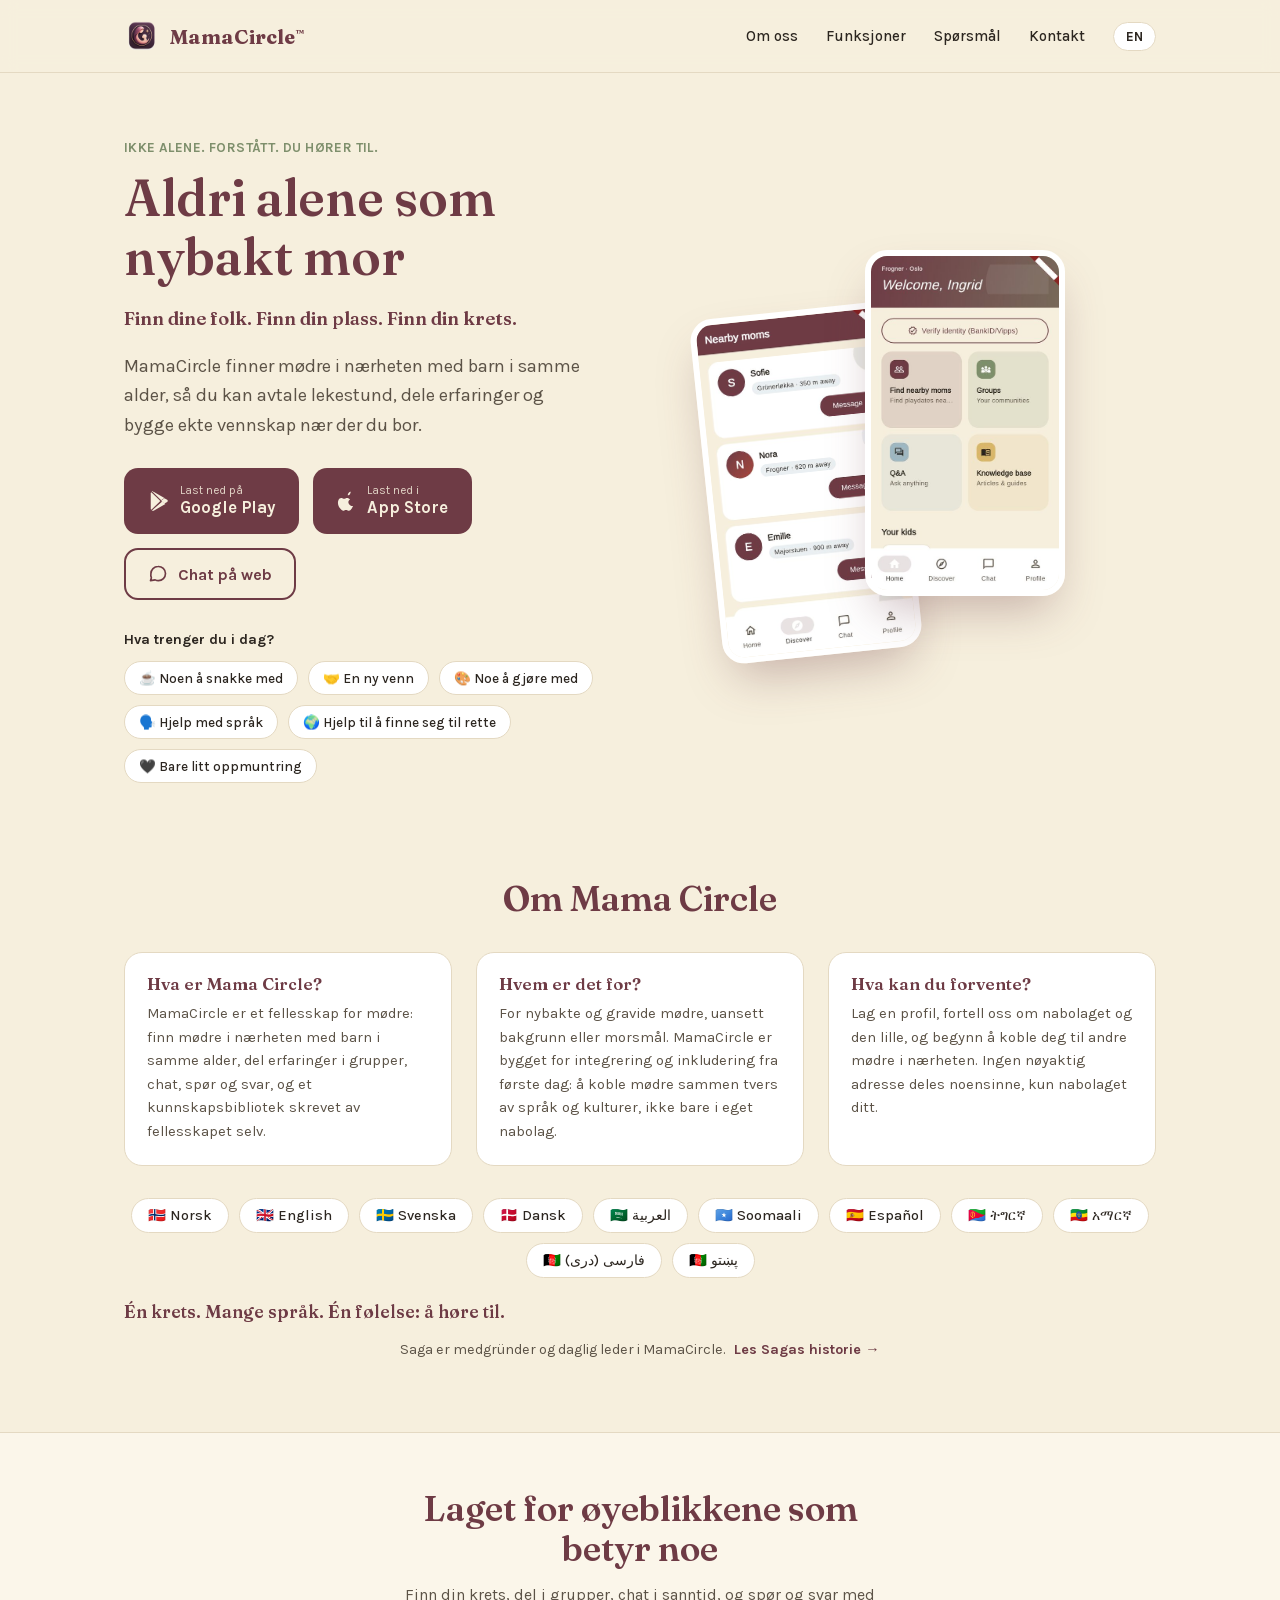
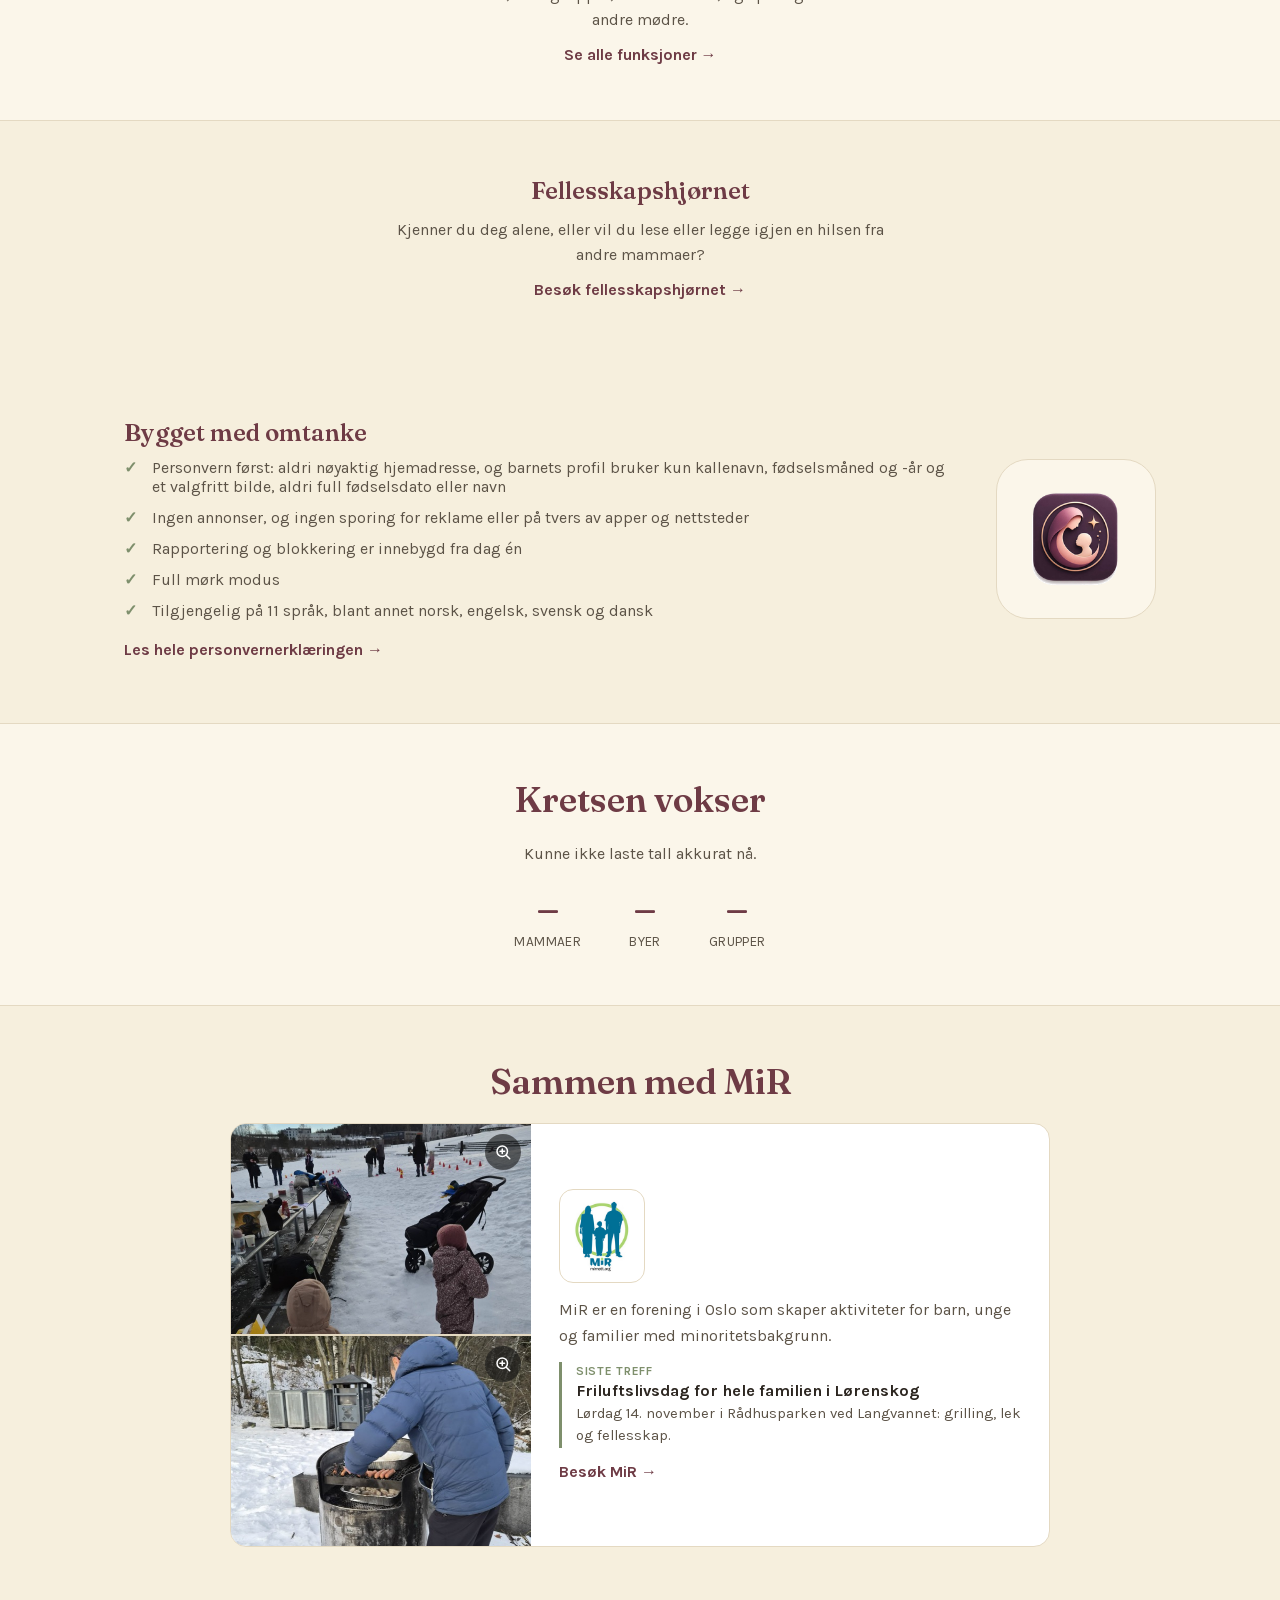
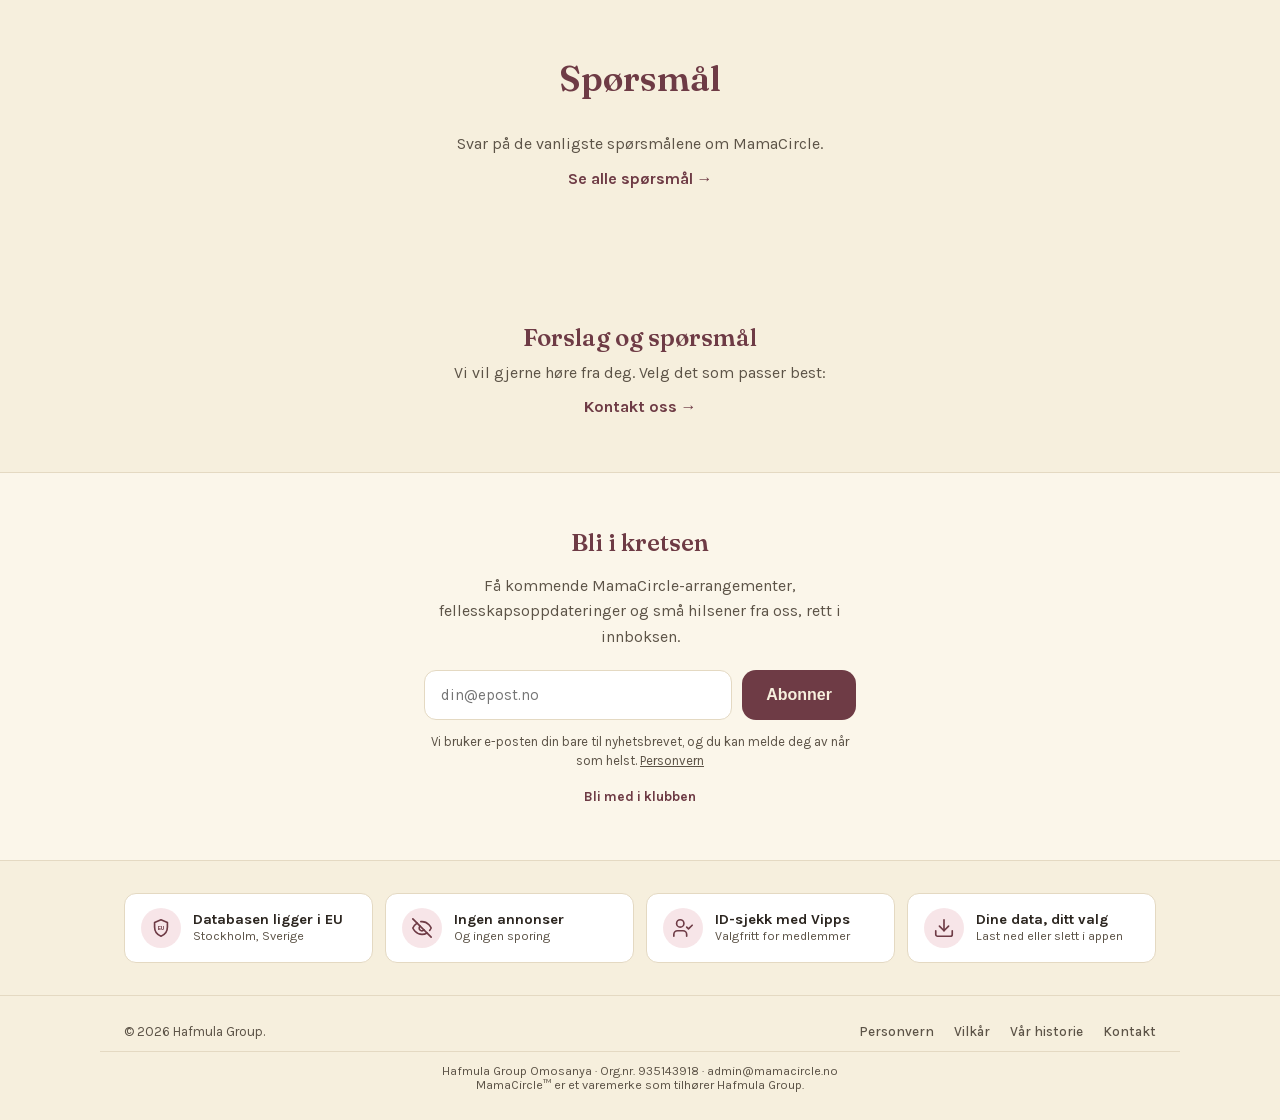
<file: index.html>
<!doctype html>
<html lang="nb" data-lang="nb">
<head>
<meta charset="UTF-8">
<meta name="viewport" content="width=device-width, initial-scale=1.0">
<title>MamaCircle: Aldri alene som nybakt mor</title>
<meta name="description" content="MamaCircle kobler nybakte mødre sammen: finn mødre i nærheten med barn i samme alder, del erfaringer i grupper, chat, spørsmål og svar, og et kunnskapsbibliotek.">
<meta property="og:title" content="MamaCircle">
<meta property="og:description" content="Finn mødre i nærheten, del reisen, og stå aldri alene som mor.">
<meta property="og:image" content="https://mamacircle.no/assets/icons/og-image.jpg">
<meta property="og:type" content="website">
<meta property="og:url" content="https://mamacircle.no/">
<meta name="twitter:card" content="summary_large_image">
<link rel="icon" type="image/png" sizes="32x32" href="assets/icons/favicon-32.png">
<link rel="icon" type="image/png" sizes="16x16" href="assets/icons/favicon-16.png">
<link rel="apple-touch-icon" sizes="180x180" href="assets/icons/apple-touch-icon.png">
<link rel="preload" href="assets/fonts/karla-latin.woff2" as="font" type="font/woff2" crossorigin>
<link rel="preload" href="assets/fonts/fraunces-latin.woff2" as="font" type="font/woff2" crossorigin>
<link rel="stylesheet" href="styles.css">
</head>
<body>

<header class="site-header">
  <div class="wrap header-inner">
    <a class="brand" href="index.html">
      <img src="assets/icons/logo-96.png" alt="" width="36" height="36">
      <span>MamaCircle<sup class="tm" aria-hidden="true">™</sup></span>
    </a>
    <nav class="header-nav">
      <a href="index.html#about" data-i18n="nav.about">Om oss</a>
      <a href="features.html" data-i18n="nav.features">Funksjoner</a>
      <a href="faq.html" data-i18n="nav.faq">Spørsmål</a>
      <a href="contact.html" data-i18n="nav.contact">Kontakt</a>
      <button id="lang-toggle" class="lang-toggle" aria-label="Switch language">EN</button>
    </nav>
  </div>
</header>

<main id="top">

  <section class="hero">
    <div class="wrap hero-inner">
      <div class="hero-copy">
        <p class="hero-kicker" data-i18n="hero.kicker">Ikke alene. Forstått. Du hører til.</p>
        <h1 data-i18n="hero.title">Aldri alene som nybakt mor</h1>
        <p class="hero-tagline" data-i18n="hero.tagline">Finn dine folk. Finn din plass. Finn din krets.</p>
        <p class="hero-sub" data-i18n="hero.subtitle">MamaCircle finner mødre i nærheten med barn i samme alder, så du kan avtale lekestund, dele erfaringer og bygge ekte vennskap nær der du bor.</p>
        <div class="hero-actions">
          <a class="btn btn-primary store-badge" href="https://play.google.com/store/apps/details?id=com.hafmulagroup.mamacircle.app" target="_blank" rel="noopener">
            <svg viewBox="0 0 24 24" width="22" height="22" fill="currentColor" aria-hidden="true"><path d="M3.6 2.4c-.4.3-.6.8-.6 1.3v16.6c0 .5.2 1 .6 1.3l9.9-9.6L3.6 2.4Z"/><path d="M17.9 8.6 5.1 1.3c-.4-.2-.8-.2-1.1-.1l10.4 10.1 3.5-2.7Z"/><path d="M14.4 12l3.5 2.7 3-1.7c.9-.5.9-1.8 0-2.3l-3-1.7-3.5 2.7v.3Z"/><path d="M5.1 22.7c.3.1.7.1 1.1-.1l12.8-7.4-3.5-2.7L4 22.6l1.1.1Z"/></svg>
            <span>
              <small data-i18n="hero.get_it">Last ned på</small>
              Google Play
            </span>
          </a>
          <a class="btn btn-primary store-badge" href="https://apps.apple.com/no/app/mamacircle/id6808782591" target="_blank" rel="noopener">
            <svg viewBox="0 0 24 24" width="20" height="20" fill="currentColor" aria-hidden="true"><path d="M16.4 1c.1 1-.3 2-.9 2.8-.6.8-1.6 1.4-2.6 1.3-.1-1 .4-2 1-2.7.6-.8 1.7-1.4 2.5-1.4Zm2.9 17c-.5 1.1-.8 1.6-1.4 2.6-.9 1.3-2.1 3-3.6 3-1.4 0-1.7-.9-3.5-.9-1.8 0-2.2.9-3.6.9-1.5 0-2.6-1.5-3.5-2.8C1.4 18.1.4 14 1.7 11.1c.7-1.6 2-2.7 3.4-2.7 1.4 0 2.2.9 3.5.9 1.2 0 1.8-.9 3.5-.9 1.3 0 2.7.7 3.6 1.9-3.2 1.8-2.7 6.2 1.6 7.7Z"/></svg>
            <span>
              <small data-i18n="hero.appStoreSub">Last ned i</small>
              App Store
            </span>
          </a>
          <a class="btn btn-secondary" href="https://app.mamacircle.no" target="_blank" rel="noopener">
            <svg viewBox="0 0 24 24" width="20" height="20" fill="none" stroke="currentColor" stroke-width="2" stroke-linecap="round" stroke-linejoin="round" aria-hidden="true"><path d="M21 11.5a8.5 8.5 0 0 1-8.5 8.5 8.4 8.4 0 0 1-3.9-.94L3 20l1.06-3.5A8.4 8.4 0 0 1 3.5 11.5 8.5 8.5 0 0 1 12 3a8.5 8.5 0 0 1 9 8.5Z"/></svg>
            <span data-i18n="hero.chat_web">Chat på web</span>
          </a>
        </div>

        <div class="hero-needs">
          <p class="hero-needs-heading" data-i18n="hero.needToday">Hva trenger du i dag?</p>
          <div class="hero-needs-row">
            <a class="need-chip" href="https://app.mamacircle.no" target="_blank" rel="noopener" data-i18n="hero.needTalk">☕ Noen å snakke med</a>
            <a class="need-chip" href="#about" data-i18n="hero.needFriend">🤝 En ny venn</a>
            <a class="need-chip" href="#faq" data-i18n="hero.needActivity">🎨 Noe å gjøre med</a>
            <a class="need-chip" href="#languages" data-i18n="hero.needLanguage">🗣️ Hjelp med språk</a>
            <a class="need-chip" href="#about" data-i18n="hero.needSettling">🌍 Hjelp til å finne seg til rette</a>
            <a class="need-chip" href="community.html#alone" data-i18n="hero.needEncouragement">🖤 Bare litt oppmuntring</a>
          </div>
        </div>
      </div>
      <div class="hero-art" aria-hidden="true">
        <img class="phone-shot phone-shot-1" src="assets/screenshots/01_home.jpg" alt="">
        <img class="phone-shot phone-shot-2" src="assets/screenshots/02_discover.jpg" alt="">
      </div>
    </div>
  </section>

  <section id="about" class="about">
    <div class="wrap">
      <h2 data-i18n="about.heading">Om Mama Circle</h2>
      <div class="about-grid">
        <div class="about-card">
          <h3 data-i18n="about.what.heading">Hva er Mama Circle?</h3>
          <p data-i18n="about.what.body">MamaCircle er et fellesskap for mødre: finn mødre i nærheten med barn i samme alder, del erfaringer i grupper, chat, spør og svar, og et kunnskapsbibliotek skrevet av fellesskapet selv.</p>
        </div>
        <div class="about-card">
          <h3 data-i18n="about.who.heading">Hvem er det for?</h3>
          <p data-i18n="about.who.body">For nybakte og gravide mødre, uansett bakgrunn eller morsmål. MamaCircle er bygget for integrering og inkludering fra første dag: å koble mødre sammen tvers av språk og kulturer, ikke bare i eget nabolag.</p>
        </div>
        <div class="about-card">
          <h3 data-i18n="about.expect.heading">Hva kan du forvente?</h3>
          <p data-i18n="about.expect.body">Lag en profil, fortell oss om nabolaget og den lille, og begynn å koble deg til andre mødre i nærheten. Ingen nøyaktig adresse deles noensinne, kun nabolaget ditt.</p>
        </div>
      </div>
      <div id="languages" class="language-badges" aria-hidden="true">
        <span class="lang-badge">🇳🇴 Norsk</span>
        <span class="lang-badge">🇬🇧 English</span>
        <span class="lang-badge">🇸🇪 Svenska</span>
        <span class="lang-badge">🇩🇰 Dansk</span>
        <span class="lang-badge">🇸🇦 العربية</span>
        <span class="lang-badge">🇸🇴 Soomaali</span>
        <span class="lang-badge">🇪🇸 Español</span>
        <span class="lang-badge">🇪🇷 ትግርኛ</span>
        <span class="lang-badge">🇪🇹 አማርኛ</span>
        <span class="lang-badge">🇦🇫 فارسی (دری)</span>
        <span class="lang-badge">🇦🇫 پښتو</span>
      </div>
      <p class="languages-tagline" data-i18n="languages.tagline">Én krets. Mange språk. Én følelse: å høre til.</p>
      <p class="about-founder-mention">
        <span data-i18n="about.founder_mention">Saga er medgründer og daglig leder i MamaCircle.</span>
        <a class="link-more" href="founder.html" data-i18n="founder.teaser_cta">Les Sagas historie →</a>
      </p>
    </div>
  </section>

  <section id="features" class="features features-teaser">
    <div class="wrap section-teaser">
      <h2 data-i18n="features.heading">Laget for øyeblikkene som betyr noe</h2>
      <p data-i18n="features.teaser_body">Finn din krets, del i grupper, chat i sanntid, og spør og svar med andre mødre.</p>
      <a class="link-more" href="features.html" data-i18n="features.teaser_cta">Se alle funksjoner →</a>
    </div>
  </section>

  <section id="community" class="community-teaser">
    <div class="wrap section-teaser">
      <h2 data-i18n="community.teaser_heading">Fellesskapshjørnet</h2>
      <p data-i18n="community.teaser_body">Kjenner du deg alene, eller vil du lese eller legge igjen en hilsen fra andre mammaer?</p>
      <a class="link-more" href="community.html" data-i18n="community.teaser_cta">Besøk fellesskapshjørnet →</a>
    </div>
  </section>

  <section id="privacy" class="privacy">
    <div class="wrap privacy-inner">
      <div class="privacy-copy">
        <h2 data-i18n="privacy.heading">Bygget med omtanke</h2>
        <ul class="privacy-list">
          <li data-i18n="privacy.item1">Personvern først: aldri nøyaktig hjemadresse, og barnets profil bruker kun kallenavn, fødselsmåned og -år og et valgfritt bilde, aldri full fødselsdato eller navn</li>
          <li data-i18n="privacy.item2">Ingen annonser, og ingen sporing for reklame eller på tvers av apper og nettsteder</li>
          <li data-i18n="privacy.item3">Rapportering og blokkering er innebygd fra dag én</li>
          <li data-i18n="privacy.item4">Full mørk modus</li>
          <li data-i18n="privacy.item5">Tilgjengelig på 11 språk, blant annet norsk, engelsk, svensk og dansk</li>
        </ul>
        <a class="link-more" href="https://cashmula.github.io/mamacircle-legal/" target="_blank" rel="noopener" data-i18n="privacy.link">Les hele personvernerklæringen →</a>
      </div>
      <div class="privacy-art" aria-hidden="true">
        <img src="assets/icons/logo-192.png" alt="" width="120" height="120">
      </div>
    </div>
  </section>

  <section id="stats" class="stats">
    <div class="wrap">
      <h2 data-i18n="stats.heading">Kretsen vokser</h2>
      <p id="stats-loading" data-i18n="stats.loading">Teller kretsen...</p>
      <p id="stats-error" data-i18n="stats.error" hidden></p>
      <div id="stats-numbers" class="stats-numbers" hidden>
        <div class="stat-item">
          <span id="stat-mamas" class="stat-number">–</span>
          <span class="stat-label" data-i18n="stats.mamas">Mammaer</span>
        </div>
        <div class="stat-item">
          <span id="stat-cities" class="stat-number">–</span>
          <span class="stat-label" data-i18n="stats.cities">Byer</span>
        </div>
        <div class="stat-item">
          <span id="stat-groups" class="stat-number">–</span>
          <span class="stat-label" data-i18n="stats.groups">Grupper</span>
        </div>
      </div>
    </div>
  </section>

  <section id="partners" class="partner">
    <div class="wrap">
      <h2 data-i18n="partner.heading">Sammen med MiR</h2>
      <div class="partner-card">
        <div class="partner-photos">
          <a class="photo-zoom" href="assets/partners/mir-lorenskog-2026-11-14-full.jpg">
            <img class="partner-photo" src="assets/partners/mir-lorenskog-2026-11-14.jpg" width="600" height="800" loading="lazy"
                 data-i18n-alt="partner.photo_alt" alt="Småbarn i vinterdress i snøen, og familier ved bordene og kjeglene i Rådhusparken ved Langvannet.">
            <span class="zoom-icon" aria-hidden="true"><svg viewBox="0 0 24 24" fill="none" stroke="currentColor" stroke-width="2" stroke-linecap="round" stroke-linejoin="round"><circle cx="11" cy="11" r="7"/><line x1="21" y1="21" x2="16.65" y2="16.65"/><line x1="11" y1="8" x2="11" y2="14"/><line x1="8" y1="11" x2="14" y2="11"/></svg></span>
            <span class="visually-hidden" data-i18n="partner.zoom">Vis bildet i full størrelse</span>
          </a>
          <a class="photo-zoom" href="assets/partners/mir-lorenskog-2026-11-14-grill-full.jpg">
            <img class="partner-photo partner-photo-grill" src="assets/partners/mir-lorenskog-2026-11-14-grill.jpg" width="564" height="800" loading="lazy"
                 data-i18n-alt="partner.photo2_alt" alt="Pølser på grillen i snøen.">
            <span class="zoom-icon" aria-hidden="true"><svg viewBox="0 0 24 24" fill="none" stroke="currentColor" stroke-width="2" stroke-linecap="round" stroke-linejoin="round"><circle cx="11" cy="11" r="7"/><line x1="21" y1="21" x2="16.65" y2="16.65"/><line x1="11" y1="8" x2="11" y2="14"/><line x1="8" y1="11" x2="14" y2="11"/></svg></span>
            <span class="visually-hidden" data-i18n="partner.zoom">Vis bildet i full størrelse</span>
          </a>
        </div>
        <div class="partner-copy">
          <a class="logo-chip" href="https://mirnett.org" target="_blank" rel="noopener" tabindex="-1" aria-hidden="true"><img src="assets/partners/mir-logo.jpg" alt="MiR" width="164" height="210" loading="lazy"></a>
          <p data-i18n="partner.about">MiR er en forening i Oslo som skaper aktiviteter for barn, unge og familier med minoritetsbakgrunn.</p>
          <div class="partner-event">
            <span class="partner-label" data-i18n="partner.label">Siste treff</span>
            <strong data-i18n="partner.event_title">Friluftslivsdag for hele familien i Lørenskog</strong>
            <span data-i18n="partner.event_text">Lørdag 14. november i Rådhusparken ved Langvannet: grilling, lek og fellesskap.</span>
          </div>
          <a class="link-more" href="https://mirnett.org" target="_blank" rel="noopener" data-i18n="partner.link">Besøk MiR →</a>
        </div>
      </div>
      <dialog class="photo-dialog" id="photo-dialog" aria-labelledby="photo-dialog-img">
        <div class="photo-dialog-inner">
          <button type="button" class="photo-dialog-close"><span aria-hidden="true">✕</span> <span data-i18n="partner.close">Lukk</span></button>
          <img id="photo-dialog-img" alt="">
        </div>
      </dialog>
    </div>
  </section>

  <section id="faq" class="faq">
    <div class="wrap section-teaser">
      <h2 data-i18n="faq.heading">Spørsmål</h2>
      <p data-i18n="faq.teaser_body">Svar på de vanligste spørsmålene om MamaCircle.</p>
      <a class="link-more" href="faq.html" data-i18n="faq.teaser_cta">Se alle spørsmål →</a>
    </div>
  </section>

  <section id="contact" class="contact">
    <div class="wrap contact-inner section-teaser">
      <h2 data-i18n="contact.heading">Forslag og spørsmål</h2>
      <p data-i18n="contact.body">Vi vil gjerne høre fra deg. Velg det som passer best:</p>
      <a class="link-more" href="contact.html" data-i18n="contact.teaser_cta">Kontakt oss →</a>
    </div>
  </section>

  <section id="newsletter" class="newsletter">
    <div class="wrap newsletter-inner">
      <h2 data-i18n="newsletter.heading">Bli i kretsen</h2>
      <p data-i18n="newsletter.body">Få kommende MamaCircle-arrangementer, fellesskapsoppdateringer og små hilsener fra oss, rett i innboksen.</p>
      <form id="newsletter-form" class="newsletter-form">
        <input type="email" id="newsletter-email" required
               placeholder="din@epost.no" data-i18n-placeholder="newsletter.placeholder"
               aria-label="Email">
        <button type="submit" class="btn btn-primary" data-i18n="newsletter.button">Abonner</button>
      </form>
      <p class="newsletter-privacy" data-i18n="newsletter.privacy">Vi bruker e-posten din bare til nyhetsbrevet, og du kan melde deg av når som helst. <a href="https://cashmula.github.io/mamacircle-legal/#website" target="_blank" rel="noopener">Personvern</a></p>
      <p id="newsletter-status" class="newsletter-status" hidden></p>
      <a class="link-more newsletter-secondary" href="#top" data-i18n="joinclub.button">Bli med i klubben</a>
    </div>
  </section>

</main>

<section class="trust" aria-labelledby="trust-heading">
  <div class="wrap">
    <h2 id="trust-heading" class="visually-hidden" data-i18n="trust.heading">Personvern og trygghet</h2>
    <ul class="trust-grid">
      <li><a class="trust-item" href="https://cashmula.github.io/mamacircle-legal/#transfers" target="_blank" rel="noopener">
        <span class="trust-icon" aria-hidden="true"><svg viewBox="0 0 24 24" fill="none" stroke="currentColor" stroke-width="1.8" stroke-linecap="round" stroke-linejoin="round"><path d="M12 3l7 3v5c0 4.5-3 8.5-7 10-4-1.5-7-5.5-7-10V6l7-3z"/><text x="12" y="14.6" text-anchor="middle" font-size="6.6" font-weight="700" fill="currentColor" stroke="none">EU</text></svg></span>
        <span class="trust-text"><span class="trust-title" data-i18n="trust.eu">Databasen ligger i EU</span><span class="trust-sub" data-i18n="trust.euSub">Stockholm, Sverige</span></span>
      </a></li>
      <li><a class="trust-item" href="https://cashmula.github.io/mamacircle-legal/#use" target="_blank" rel="noopener">
        <span class="trust-icon" aria-hidden="true"><svg viewBox="0 0 24 24" fill="none" stroke="currentColor" stroke-width="1.8" stroke-linecap="round" stroke-linejoin="round"><path d="M9.88 9.88a3 3 0 1 0 4.24 4.24"/><path d="M10.73 5.08A10.43 10.43 0 0 1 12 5c7 0 10 7 10 7a13.16 13.16 0 0 1-1.67 2.68"/><path d="M6.61 6.61A13.53 13.53 0 0 0 2 12s3 7 10 7a9.74 9.74 0 0 0 5.39-1.61"/><line x1="2" y1="2" x2="22" y2="22"/></svg></span>
        <span class="trust-text"><span class="trust-title" data-i18n="trust.ads">Ingen annonser</span><span class="trust-sub" data-i18n="trust.adsSub">Og ingen sporing</span></span>
      </a></li>
      <li><a class="trust-item" href="https://cashmula.github.io/mamacircle-legal/#collect" target="_blank" rel="noopener">
        <span class="trust-icon" aria-hidden="true"><svg viewBox="0 0 24 24" fill="none" stroke="currentColor" stroke-width="1.8" stroke-linecap="round" stroke-linejoin="round"><path d="M16 21v-2a4 4 0 0 0-4-4H6a4 4 0 0 0-4 4v2"/><circle cx="9" cy="7" r="4"/><polyline points="16 11 18 13 22 9"/></svg></span>
        <span class="trust-text"><span class="trust-title" data-i18n="trust.vipps">ID-sjekk med Vipps</span><span class="trust-sub" data-i18n="trust.vippsSub">Valgfritt for medlemmer</span></span>
      </a></li>
      <li><a class="trust-item" href="https://cashmula.github.io/mamacircle-legal/#rights" target="_blank" rel="noopener">
        <span class="trust-icon" aria-hidden="true"><svg viewBox="0 0 24 24" fill="none" stroke="currentColor" stroke-width="1.8" stroke-linecap="round" stroke-linejoin="round"><path d="M21 15v4a2 2 0 0 1-2 2H5a2 2 0 0 1-2-2v-4"/><polyline points="7 10 12 15 17 10"/><line x1="12" y1="15" x2="12" y2="3"/></svg></span>
        <span class="trust-text"><span class="trust-title" data-i18n="trust.data">Dine data, ditt valg</span><span class="trust-sub" data-i18n="trust.dataSub">Last ned eller slett i appen</span></span>
      </a></li>
    </ul>
  </div>
</section>

<footer class="site-footer">
  <div class="wrap footer-inner">
    <span data-i18n="footer.copy">© 2026 Hafmula Group.</span>
    <div class="footer-links">
      <a href="https://cashmula.github.io/mamacircle-legal/" target="_blank" rel="noopener" data-i18n="footer.privacy">Personvern</a>
      <a href="https://cashmula.github.io/mamacircle-legal/terms/" target="_blank" rel="noopener" data-i18n="footer.terms">Vilkår</a>
      <a href="founder.html" data-i18n="footer.founder">Vår historie</a>
      <a href="contact.html" data-i18n="footer.contact">Kontakt</a>
    </div>
  </div>
  <div class="wrap footer-legal" data-i18n="footer.legal">Hafmula Group Omosanya &middot; Org.nr. 935143918 &middot; <a href="mailto:admin@mamacircle.no">admin@mamacircle.no</a><br>MamaCircle™ er et varemerke som tilhører Hafmula Group.</div>
</footer>

<script src="i18n.js"></script>
<script src="site.js"></script>
</body>
</html>
</file>
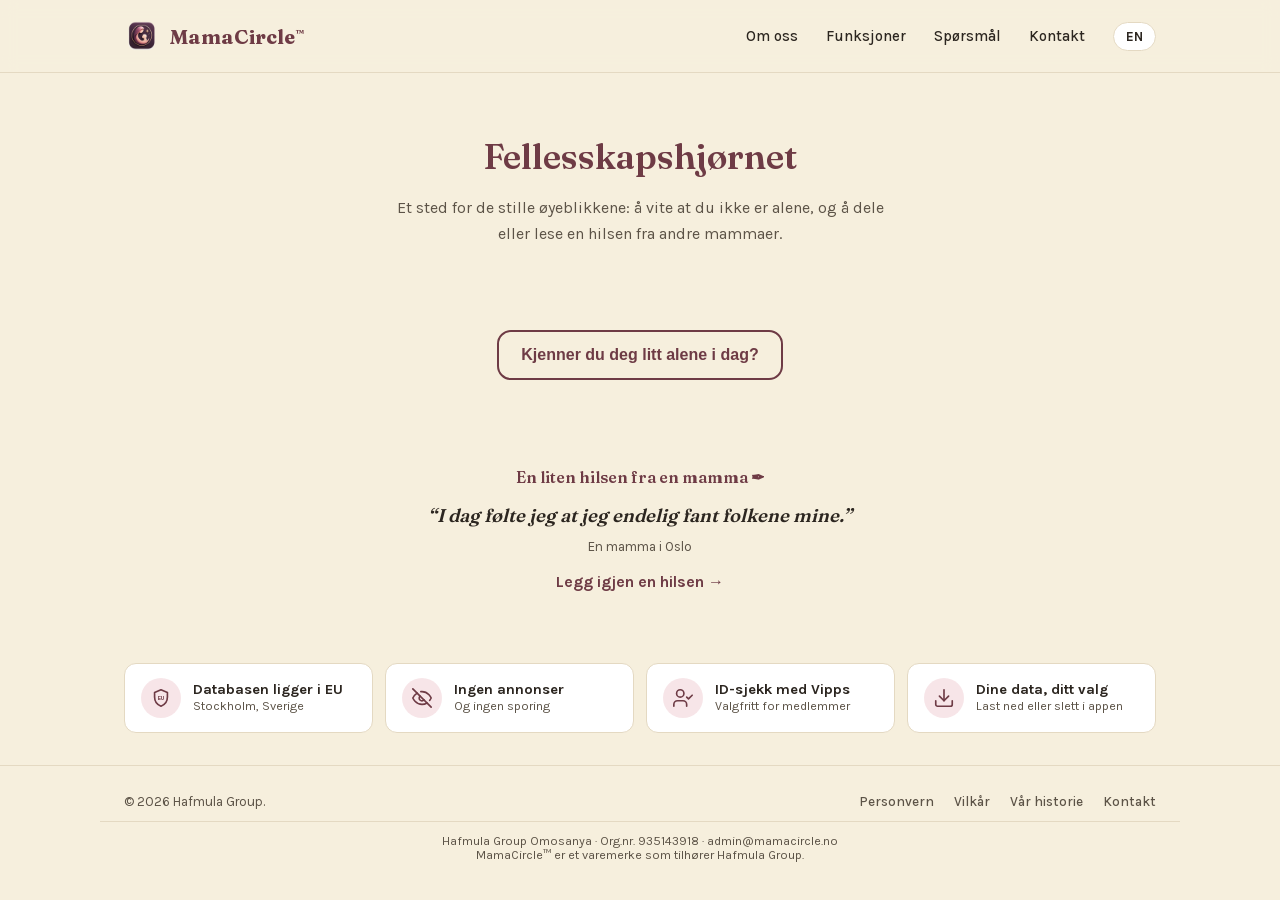
<file: community.html>
<!doctype html>
<html lang="nb" data-lang="nb">
<head>
<meta charset="UTF-8">
<meta name="viewport" content="width=device-width, initial-scale=1.0">
<title>Fellesskapshjørnet – MamaCircle</title>
<meta name="description" content="Et sted for de stille øyeblikkene: å vite at du ikke er alene, og å dele eller lese en hilsen fra andre mammaer.">
<meta property="og:title" content="Fellesskapshjørnet – MamaCircle">
<meta property="og:description" content="Et sted for de stille øyeblikkene: å vite at du ikke er alene, og å dele eller lese en hilsen fra andre mammaer.">
<meta property="og:image" content="https://mamacircle.no/assets/icons/og-image.jpg">
<meta property="og:type" content="website">
<meta property="og:url" content="https://mamacircle.no/community.html">
<meta name="twitter:card" content="summary_large_image">
<link rel="icon" type="image/png" sizes="32x32" href="assets/icons/favicon-32.png">
<link rel="icon" type="image/png" sizes="16x16" href="assets/icons/favicon-16.png">
<link rel="apple-touch-icon" sizes="180x180" href="assets/icons/apple-touch-icon.png">
<link rel="preload" href="assets/fonts/karla-latin.woff2" as="font" type="font/woff2" crossorigin>
<link rel="preload" href="assets/fonts/fraunces-latin.woff2" as="font" type="font/woff2" crossorigin>
<link rel="stylesheet" href="styles.css">
</head>
<body>

<header class="site-header">
  <div class="wrap header-inner">
    <a class="brand" href="index.html">
      <img src="assets/icons/logo-96.png" alt="" width="36" height="36">
      <span>MamaCircle<sup class="tm" aria-hidden="true">™</sup></span>
    </a>
    <nav class="header-nav">
      <a href="index.html#about" data-i18n="nav.about">Om oss</a>
      <a href="features.html" data-i18n="nav.features">Funksjoner</a>
      <a href="faq.html" data-i18n="nav.faq">Spørsmål</a>
      <a href="contact.html" data-i18n="nav.contact">Kontakt</a>
      <button id="lang-toggle" class="lang-toggle" aria-label="Switch language">EN</button>
    </nav>
  </div>
</header>

<main>

  <section class="community-intro">
    <div class="wrap section-teaser">
      <h1 data-i18n="community.page_heading">Fellesskapshjørnet</h1>
      <p data-i18n="community.page_intro">Et sted for de stille øyeblikkene: å vite at du ikke er alene, og å dele eller lese en hilsen fra andre mammaer.</p>
    </div>
  </section>

  <section id="alone" class="alone">
    <div class="wrap alone-inner">
      <button id="alone-prompt-btn" type="button" class="btn btn-secondary" data-i18n="alone.prompt">Kjenner du deg litt alene i dag?</button>
      <div id="alone-reveal" class="alone-reveal" hidden>
        <h3 data-i18n="alone.title">Du er ikke alene.</h3>
        <p data-i18n="alone.body">Et sted i vår krets er det sikkert en annen mamma som er våken med babyen sin akkurat nå, og lurer på om hun er den eneste som har det slik.</p>
        <a class="link-more" href="index.html#top" data-i18n="alone.cta">Bli med i kretsen →</a>
      </div>
    </div>
  </section>

  <section id="note" class="note">
    <div class="wrap note-inner">
      <h3 data-i18n="note.heading">En liten hilsen fra en mamma ✒︎</h3>
      <p id="little-note-text" class="note-text"></p>
      <p id="little-note-place" class="note-place"></p>
      <a class="link-more" href="note.html" data-i18n="note.cta">Legg igjen en hilsen →</a>
    </div>
  </section>

</main>

<section class="trust" aria-labelledby="trust-heading">
  <div class="wrap">
    <h2 id="trust-heading" class="visually-hidden" data-i18n="trust.heading">Personvern og trygghet</h2>
    <ul class="trust-grid">
      <li><a class="trust-item" href="https://cashmula.github.io/mamacircle-legal/#transfers" target="_blank" rel="noopener">
        <span class="trust-icon" aria-hidden="true"><svg viewBox="0 0 24 24" fill="none" stroke="currentColor" stroke-width="1.8" stroke-linecap="round" stroke-linejoin="round"><path d="M12 3l7 3v5c0 4.5-3 8.5-7 10-4-1.5-7-5.5-7-10V6l7-3z"/><text x="12" y="14.6" text-anchor="middle" font-size="6.6" font-weight="700" fill="currentColor" stroke="none">EU</text></svg></span>
        <span class="trust-text"><span class="trust-title" data-i18n="trust.eu">Databasen ligger i EU</span><span class="trust-sub" data-i18n="trust.euSub">Stockholm, Sverige</span></span>
      </a></li>
      <li><a class="trust-item" href="https://cashmula.github.io/mamacircle-legal/#use" target="_blank" rel="noopener">
        <span class="trust-icon" aria-hidden="true"><svg viewBox="0 0 24 24" fill="none" stroke="currentColor" stroke-width="1.8" stroke-linecap="round" stroke-linejoin="round"><path d="M9.88 9.88a3 3 0 1 0 4.24 4.24"/><path d="M10.73 5.08A10.43 10.43 0 0 1 12 5c7 0 10 7 10 7a13.16 13.16 0 0 1-1.67 2.68"/><path d="M6.61 6.61A13.53 13.53 0 0 0 2 12s3 7 10 7a9.74 9.74 0 0 0 5.39-1.61"/><line x1="2" y1="2" x2="22" y2="22"/></svg></span>
        <span class="trust-text"><span class="trust-title" data-i18n="trust.ads">Ingen annonser</span><span class="trust-sub" data-i18n="trust.adsSub">Og ingen sporing</span></span>
      </a></li>
      <li><a class="trust-item" href="https://cashmula.github.io/mamacircle-legal/#collect" target="_blank" rel="noopener">
        <span class="trust-icon" aria-hidden="true"><svg viewBox="0 0 24 24" fill="none" stroke="currentColor" stroke-width="1.8" stroke-linecap="round" stroke-linejoin="round"><path d="M16 21v-2a4 4 0 0 0-4-4H6a4 4 0 0 0-4 4v2"/><circle cx="9" cy="7" r="4"/><polyline points="16 11 18 13 22 9"/></svg></span>
        <span class="trust-text"><span class="trust-title" data-i18n="trust.vipps">ID-sjekk med Vipps</span><span class="trust-sub" data-i18n="trust.vippsSub">Valgfritt for medlemmer</span></span>
      </a></li>
      <li><a class="trust-item" href="https://cashmula.github.io/mamacircle-legal/#rights" target="_blank" rel="noopener">
        <span class="trust-icon" aria-hidden="true"><svg viewBox="0 0 24 24" fill="none" stroke="currentColor" stroke-width="1.8" stroke-linecap="round" stroke-linejoin="round"><path d="M21 15v4a2 2 0 0 1-2 2H5a2 2 0 0 1-2-2v-4"/><polyline points="7 10 12 15 17 10"/><line x1="12" y1="15" x2="12" y2="3"/></svg></span>
        <span class="trust-text"><span class="trust-title" data-i18n="trust.data">Dine data, ditt valg</span><span class="trust-sub" data-i18n="trust.dataSub">Last ned eller slett i appen</span></span>
      </a></li>
    </ul>
  </div>
</section>

<footer class="site-footer">
  <div class="wrap footer-inner">
    <span data-i18n="footer.copy">© 2026 Hafmula Group.</span>
    <div class="footer-links">
      <a href="https://cashmula.github.io/mamacircle-legal/" target="_blank" rel="noopener" data-i18n="footer.privacy">Personvern</a>
      <a href="https://cashmula.github.io/mamacircle-legal/terms/" target="_blank" rel="noopener" data-i18n="footer.terms">Vilkår</a>
      <a href="founder.html" data-i18n="footer.founder">Vår historie</a>
      <a href="contact.html" data-i18n="footer.contact">Kontakt</a>
    </div>
  </div>
  <div class="wrap footer-legal" data-i18n="footer.legal">Hafmula Group Omosanya &middot; Org.nr. 935143918 &middot; <a href="mailto:admin@mamacircle.no">admin@mamacircle.no</a><br>MamaCircle™ er et varemerke som tilhører Hafmula Group.</div>
</footer>

<script src="i18n.js"></script>
<script src="site.js"></script>
</body>
</html>
</file>
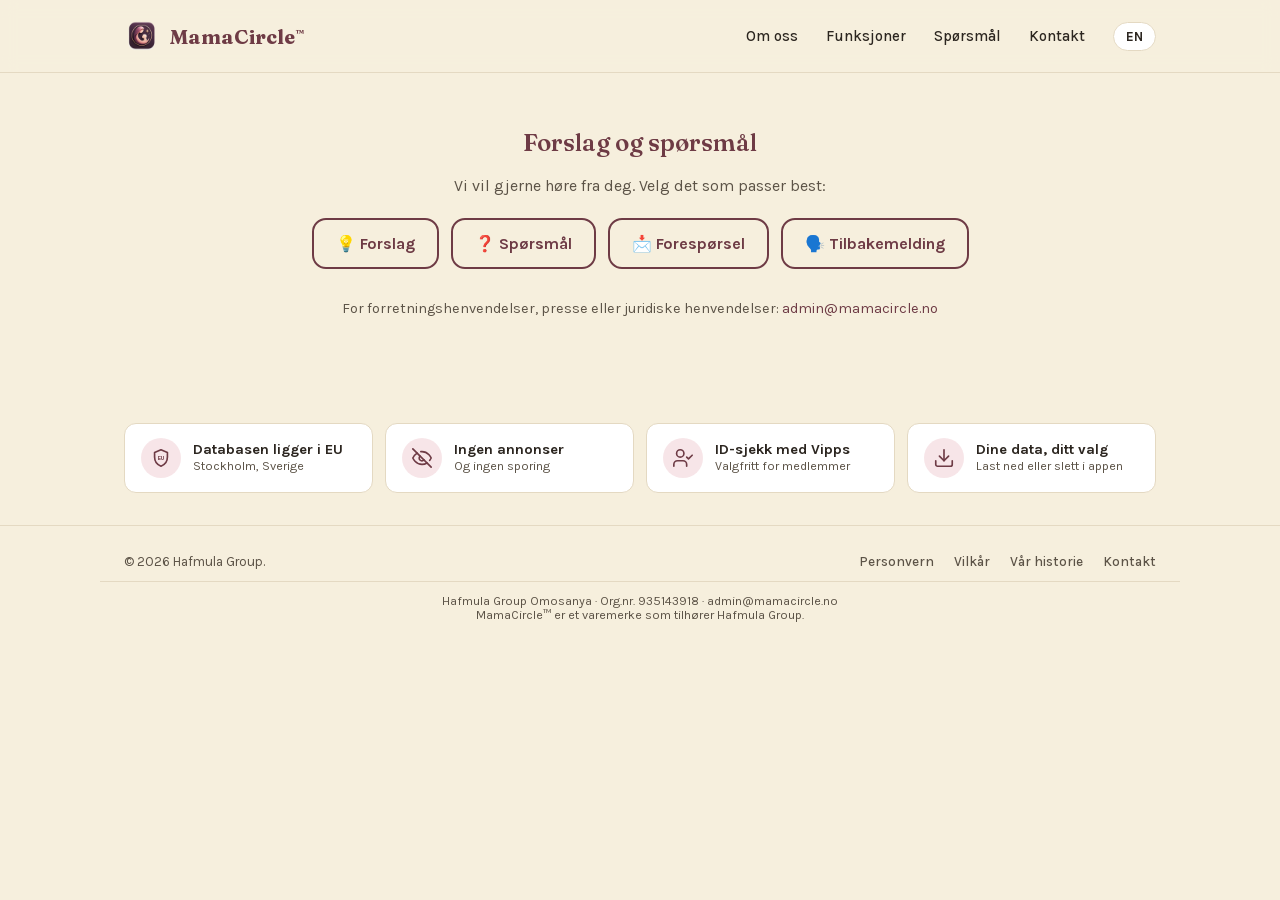
<file: contact.html>
<!doctype html>
<html lang="nb" data-lang="nb">
<head>
<meta charset="UTF-8">
<meta name="viewport" content="width=device-width, initial-scale=1.0">
<title>Kontakt – MamaCircle</title>
<meta name="description" content="Send oss forslag, spørsmål eller tilbakemelding om MamaCircle.">
<meta property="og:title" content="Kontakt – MamaCircle">
<meta property="og:description" content="Send oss forslag, spørsmål eller tilbakemelding om MamaCircle.">
<meta property="og:image" content="https://mamacircle.no/assets/icons/og-image.jpg">
<meta property="og:type" content="website">
<meta property="og:url" content="https://mamacircle.no/contact.html">
<meta name="twitter:card" content="summary_large_image">
<link rel="icon" type="image/png" sizes="32x32" href="assets/icons/favicon-32.png">
<link rel="icon" type="image/png" sizes="16x16" href="assets/icons/favicon-16.png">
<link rel="apple-touch-icon" sizes="180x180" href="assets/icons/apple-touch-icon.png">
<link rel="preload" href="assets/fonts/karla-latin.woff2" as="font" type="font/woff2" crossorigin>
<link rel="preload" href="assets/fonts/fraunces-latin.woff2" as="font" type="font/woff2" crossorigin>
<link rel="stylesheet" href="styles.css">
</head>
<body>

<header class="site-header">
  <div class="wrap header-inner">
    <a class="brand" href="index.html">
      <img src="assets/icons/logo-96.png" alt="" width="36" height="36">
      <span>MamaCircle<sup class="tm" aria-hidden="true">™</sup></span>
    </a>
    <nav class="header-nav">
      <a href="index.html#about" data-i18n="nav.about">Om oss</a>
      <a href="features.html" data-i18n="nav.features">Funksjoner</a>
      <a href="faq.html" data-i18n="nav.faq">Spørsmål</a>
      <a href="contact.html" data-i18n="nav.contact">Kontakt</a>
      <button id="lang-toggle" class="lang-toggle" aria-label="Switch language">EN</button>
    </nav>
  </div>
</header>

<main>

  <section id="contact" class="contact">
    <div class="wrap contact-inner">
      <h2 data-i18n="contact.heading">Forslag og spørsmål</h2>
      <p data-i18n="contact.body">Vi vil gjerne høre fra deg. Velg det som passer best:</p>
      <div class="contact-buttons">
        <a class="btn btn-secondary" href="mailto:feedback@mamacircle.no?subject=MamaCircle%20suggestion" data-i18n="contact.suggestion">💡 Forslag</a>
        <a class="btn btn-secondary" href="mailto:support@mamacircle.no?subject=MamaCircle%20question" data-i18n="contact.question">❓ Spørsmål</a>
        <a class="btn btn-secondary" href="mailto:support@mamacircle.no?subject=MamaCircle%20inquiry" data-i18n="contact.inquiry">📩 Forespørsel</a>
        <a class="btn btn-secondary" href="mailto:feedback@mamacircle.no?subject=MamaCircle%20feedback" data-i18n="contact.feedback">🗣️ Tilbakemelding</a>
      </div>
      <p class="contact-business" data-i18n="contact.business">For forretningshenvendelser, presse eller juridiske henvendelser: <a href="mailto:admin@mamacircle.no">admin@mamacircle.no</a></p>
    </div>
  </section>

</main>

<section class="trust" aria-labelledby="trust-heading">
  <div class="wrap">
    <h2 id="trust-heading" class="visually-hidden" data-i18n="trust.heading">Personvern og trygghet</h2>
    <ul class="trust-grid">
      <li><a class="trust-item" href="https://cashmula.github.io/mamacircle-legal/#transfers" target="_blank" rel="noopener">
        <span class="trust-icon" aria-hidden="true"><svg viewBox="0 0 24 24" fill="none" stroke="currentColor" stroke-width="1.8" stroke-linecap="round" stroke-linejoin="round"><path d="M12 3l7 3v5c0 4.5-3 8.5-7 10-4-1.5-7-5.5-7-10V6l7-3z"/><text x="12" y="14.6" text-anchor="middle" font-size="6.6" font-weight="700" fill="currentColor" stroke="none">EU</text></svg></span>
        <span class="trust-text"><span class="trust-title" data-i18n="trust.eu">Databasen ligger i EU</span><span class="trust-sub" data-i18n="trust.euSub">Stockholm, Sverige</span></span>
      </a></li>
      <li><a class="trust-item" href="https://cashmula.github.io/mamacircle-legal/#use" target="_blank" rel="noopener">
        <span class="trust-icon" aria-hidden="true"><svg viewBox="0 0 24 24" fill="none" stroke="currentColor" stroke-width="1.8" stroke-linecap="round" stroke-linejoin="round"><path d="M9.88 9.88a3 3 0 1 0 4.24 4.24"/><path d="M10.73 5.08A10.43 10.43 0 0 1 12 5c7 0 10 7 10 7a13.16 13.16 0 0 1-1.67 2.68"/><path d="M6.61 6.61A13.53 13.53 0 0 0 2 12s3 7 10 7a9.74 9.74 0 0 0 5.39-1.61"/><line x1="2" y1="2" x2="22" y2="22"/></svg></span>
        <span class="trust-text"><span class="trust-title" data-i18n="trust.ads">Ingen annonser</span><span class="trust-sub" data-i18n="trust.adsSub">Og ingen sporing</span></span>
      </a></li>
      <li><a class="trust-item" href="https://cashmula.github.io/mamacircle-legal/#collect" target="_blank" rel="noopener">
        <span class="trust-icon" aria-hidden="true"><svg viewBox="0 0 24 24" fill="none" stroke="currentColor" stroke-width="1.8" stroke-linecap="round" stroke-linejoin="round"><path d="M16 21v-2a4 4 0 0 0-4-4H6a4 4 0 0 0-4 4v2"/><circle cx="9" cy="7" r="4"/><polyline points="16 11 18 13 22 9"/></svg></span>
        <span class="trust-text"><span class="trust-title" data-i18n="trust.vipps">ID-sjekk med Vipps</span><span class="trust-sub" data-i18n="trust.vippsSub">Valgfritt for medlemmer</span></span>
      </a></li>
      <li><a class="trust-item" href="https://cashmula.github.io/mamacircle-legal/#rights" target="_blank" rel="noopener">
        <span class="trust-icon" aria-hidden="true"><svg viewBox="0 0 24 24" fill="none" stroke="currentColor" stroke-width="1.8" stroke-linecap="round" stroke-linejoin="round"><path d="M21 15v4a2 2 0 0 1-2 2H5a2 2 0 0 1-2-2v-4"/><polyline points="7 10 12 15 17 10"/><line x1="12" y1="15" x2="12" y2="3"/></svg></span>
        <span class="trust-text"><span class="trust-title" data-i18n="trust.data">Dine data, ditt valg</span><span class="trust-sub" data-i18n="trust.dataSub">Last ned eller slett i appen</span></span>
      </a></li>
    </ul>
  </div>
</section>

<footer class="site-footer">
  <div class="wrap footer-inner">
    <span data-i18n="footer.copy">© 2026 Hafmula Group.</span>
    <div class="footer-links">
      <a href="https://cashmula.github.io/mamacircle-legal/" target="_blank" rel="noopener" data-i18n="footer.privacy">Personvern</a>
      <a href="https://cashmula.github.io/mamacircle-legal/terms/" target="_blank" rel="noopener" data-i18n="footer.terms">Vilkår</a>
      <a href="founder.html" data-i18n="footer.founder">Vår historie</a>
      <a href="contact.html" data-i18n="footer.contact">Kontakt</a>
    </div>
  </div>
  <div class="wrap footer-legal" data-i18n="footer.legal">Hafmula Group Omosanya &middot; Org.nr. 935143918 &middot; <a href="mailto:admin@mamacircle.no">admin@mamacircle.no</a><br>MamaCircle™ er et varemerke som tilhører Hafmula Group.</div>
</footer>

<script src="i18n.js"></script>
<script src="site.js"></script>
</body>
</html>
</file>
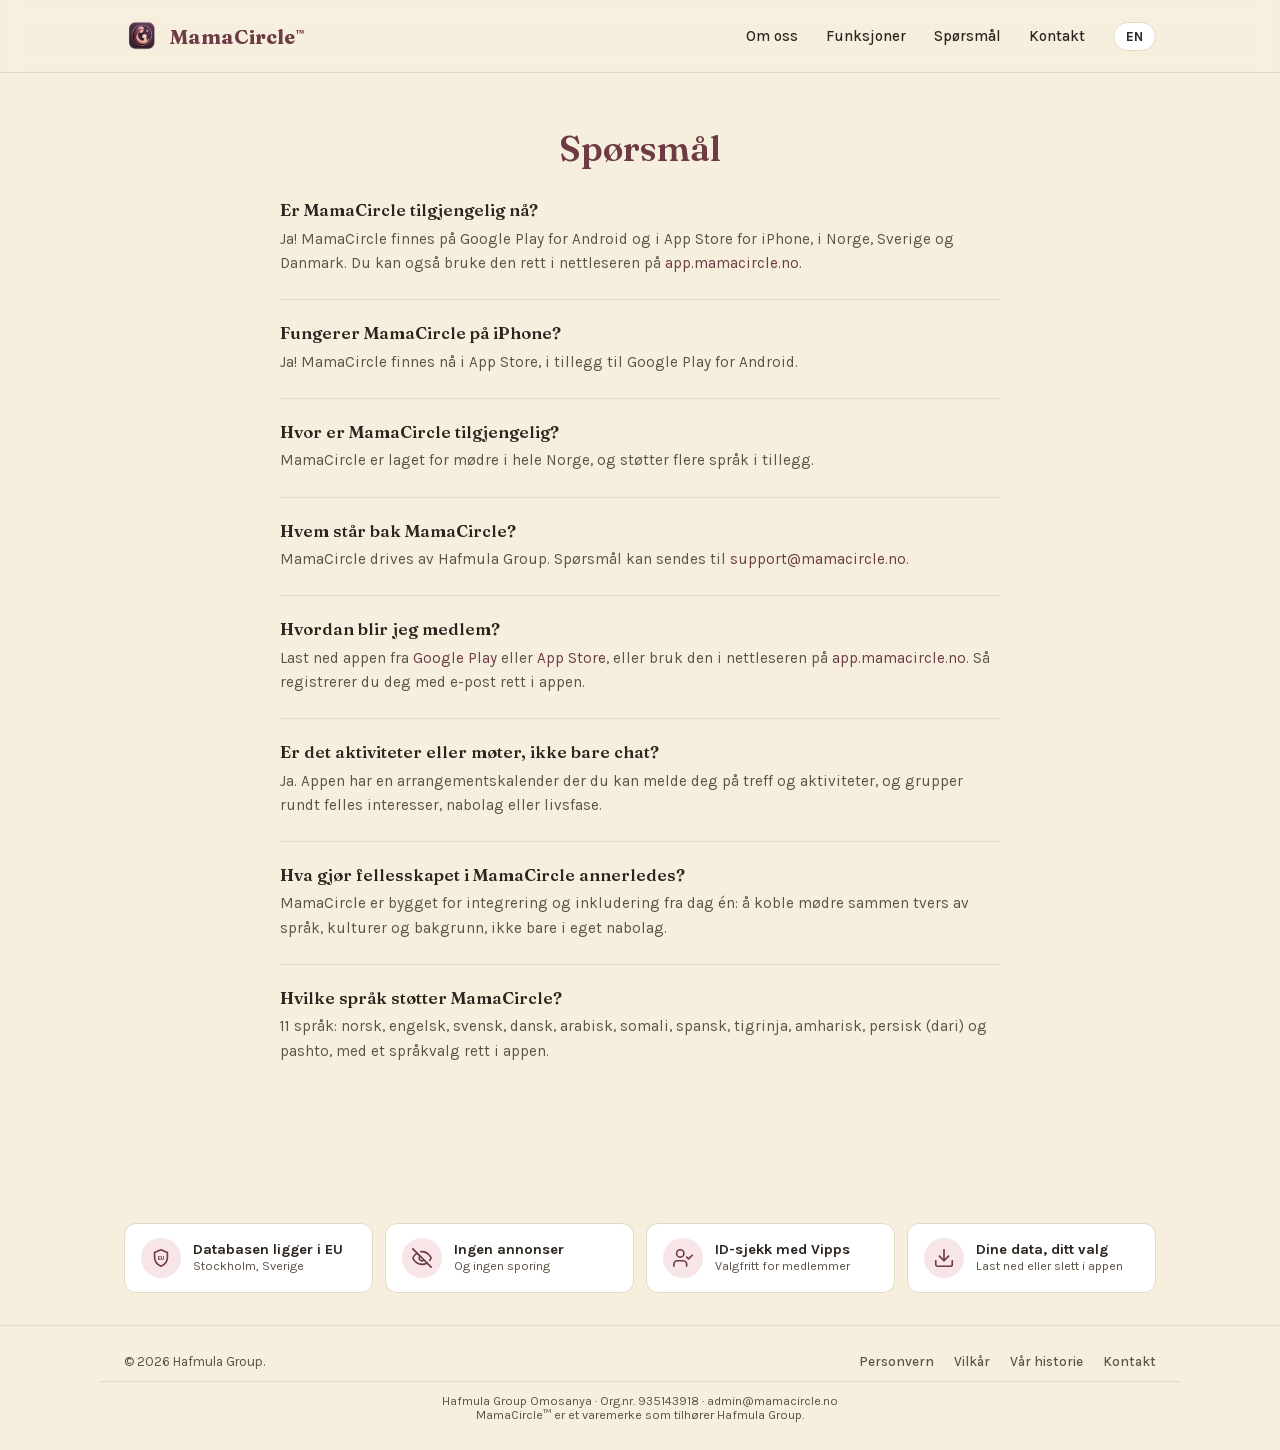
<file: faq.html>
<!doctype html>
<html lang="nb" data-lang="nb">
<head>
<meta charset="UTF-8">
<meta name="viewport" content="width=device-width, initial-scale=1.0">
<title>Ofte stilte spørsmål – MamaCircle</title>
<meta name="description" content="Svar på de vanligste spørsmålene om MamaCircle: tilgjengelighet, plattformer, språk og hvordan du blir medlem.">
<meta property="og:title" content="Spørsmål – MamaCircle">
<meta property="og:description" content="Svar på de vanligste spørsmålene om MamaCircle: tilgjengelighet, plattformer, språk og hvordan du blir medlem.">
<meta property="og:image" content="https://mamacircle.no/assets/icons/og-image.jpg">
<meta property="og:type" content="website">
<meta property="og:url" content="https://mamacircle.no/faq.html">
<meta name="twitter:card" content="summary_large_image">
<link rel="icon" type="image/png" sizes="32x32" href="assets/icons/favicon-32.png">
<link rel="icon" type="image/png" sizes="16x16" href="assets/icons/favicon-16.png">
<link rel="apple-touch-icon" sizes="180x180" href="assets/icons/apple-touch-icon.png">
<link rel="preload" href="assets/fonts/karla-latin.woff2" as="font" type="font/woff2" crossorigin>
<link rel="preload" href="assets/fonts/fraunces-latin.woff2" as="font" type="font/woff2" crossorigin>
<link rel="stylesheet" href="styles.css">
</head>
<body>

<header class="site-header">
  <div class="wrap header-inner">
    <a class="brand" href="index.html">
      <img src="assets/icons/logo-96.png" alt="" width="36" height="36">
      <span>MamaCircle<sup class="tm" aria-hidden="true">™</sup></span>
    </a>
    <nav class="header-nav">
      <a href="index.html#about" data-i18n="nav.about">Om oss</a>
      <a href="features.html" data-i18n="nav.features">Funksjoner</a>
      <a href="faq.html" data-i18n="nav.faq">Spørsmål</a>
      <a href="contact.html" data-i18n="nav.contact">Kontakt</a>
      <button id="lang-toggle" class="lang-toggle" aria-label="Switch language">EN</button>
    </nav>
  </div>
</header>

<main>

  <section id="faq" class="faq">
    <div class="wrap">
      <h2 data-i18n="faq.heading">Spørsmål</h2>

      <div class="faq-item">
        <h3 data-i18n="faq.q1.q">Er MamaCircle tilgjengelig nå?</h3>
        <p data-i18n="faq.q1.a">Ja! MamaCircle finnes på Google Play for Android og i App Store for iPhone, i Norge, Sverige og Danmark. Du kan også bruke den rett i nettleseren på <a href="https://app.mamacircle.no" target="_blank" rel="noopener">app.mamacircle.no</a>.</p>
      </div>

      <div class="faq-item">
        <h3 data-i18n="faq.q2.q">Fungerer MamaCircle på iPhone?</h3>
        <p data-i18n="faq.q2.a">Ja! MamaCircle finnes nå i App Store, i tillegg til Google Play for Android.</p>
      </div>

      <div class="faq-item">
        <h3 data-i18n="faq.q3.q">Hvor er MamaCircle tilgjengelig?</h3>
        <p data-i18n="faq.q3.a">MamaCircle er laget for mødre i hele Norge, og støtter flere språk i tillegg.</p>
      </div>

      <div class="faq-item">
        <h3 data-i18n="faq.q4.q">Hvem står bak MamaCircle?</h3>
        <p data-i18n="faq.q4.a">MamaCircle drives av Hafmula Group. Spørsmål kan sendes til <a href="mailto:support@mamacircle.no">support@mamacircle.no</a>.</p>
      </div>

      <div class="faq-item">
        <h3 data-i18n="faq.q5.q">Hvordan blir jeg medlem?</h3>
        <p data-i18n="faq.q5.a">Last ned appen fra <a href="https://play.google.com/store/apps/details?id=com.hafmulagroup.mamacircle.app" target="_blank" rel="noopener">Google Play</a> eller <a href="https://apps.apple.com/no/app/mamacircle/id6808782591" target="_blank" rel="noopener">App Store</a>, eller bruk den i nettleseren på <a href="https://app.mamacircle.no" target="_blank" rel="noopener">app.mamacircle.no</a>. Så registrerer du deg med e-post rett i appen.</p>
      </div>

      <div class="faq-item">
        <h3 data-i18n="faq.q6.q">Er det aktiviteter eller møter, ikke bare chat?</h3>
        <p data-i18n="faq.q6.a">Ja. Appen har en arrangementskalender der du kan melde deg på treff og aktiviteter, og grupper rundt felles interesser, nabolag eller livsfase.</p>
      </div>

      <div class="faq-item">
        <h3 data-i18n="faq.q7.q">Hva gjør fellesskapet i MamaCircle annerledes?</h3>
        <p data-i18n="faq.q7.a">MamaCircle er bygget for integrering og inkludering fra dag én: å koble mødre sammen tvers av språk, kulturer og bakgrunn, ikke bare i eget nabolag.</p>
      </div>

      <div class="faq-item">
        <h3 data-i18n="faq.q8.q">Hvilke språk støtter MamaCircle?</h3>
        <p data-i18n="faq.q8.a">11 språk: norsk, engelsk, svensk, dansk, arabisk, somali, spansk, tigrinja, amharisk, persisk (dari) og pashto, med et språkvalg rett i appen.</p>
      </div>

    </div>
  </section>

</main>

<section class="trust" aria-labelledby="trust-heading">
  <div class="wrap">
    <h2 id="trust-heading" class="visually-hidden" data-i18n="trust.heading">Personvern og trygghet</h2>
    <ul class="trust-grid">
      <li><a class="trust-item" href="https://cashmula.github.io/mamacircle-legal/#transfers" target="_blank" rel="noopener">
        <span class="trust-icon" aria-hidden="true"><svg viewBox="0 0 24 24" fill="none" stroke="currentColor" stroke-width="1.8" stroke-linecap="round" stroke-linejoin="round"><path d="M12 3l7 3v5c0 4.5-3 8.5-7 10-4-1.5-7-5.5-7-10V6l7-3z"/><text x="12" y="14.6" text-anchor="middle" font-size="6.6" font-weight="700" fill="currentColor" stroke="none">EU</text></svg></span>
        <span class="trust-text"><span class="trust-title" data-i18n="trust.eu">Databasen ligger i EU</span><span class="trust-sub" data-i18n="trust.euSub">Stockholm, Sverige</span></span>
      </a></li>
      <li><a class="trust-item" href="https://cashmula.github.io/mamacircle-legal/#use" target="_blank" rel="noopener">
        <span class="trust-icon" aria-hidden="true"><svg viewBox="0 0 24 24" fill="none" stroke="currentColor" stroke-width="1.8" stroke-linecap="round" stroke-linejoin="round"><path d="M9.88 9.88a3 3 0 1 0 4.24 4.24"/><path d="M10.73 5.08A10.43 10.43 0 0 1 12 5c7 0 10 7 10 7a13.16 13.16 0 0 1-1.67 2.68"/><path d="M6.61 6.61A13.53 13.53 0 0 0 2 12s3 7 10 7a9.74 9.74 0 0 0 5.39-1.61"/><line x1="2" y1="2" x2="22" y2="22"/></svg></span>
        <span class="trust-text"><span class="trust-title" data-i18n="trust.ads">Ingen annonser</span><span class="trust-sub" data-i18n="trust.adsSub">Og ingen sporing</span></span>
      </a></li>
      <li><a class="trust-item" href="https://cashmula.github.io/mamacircle-legal/#collect" target="_blank" rel="noopener">
        <span class="trust-icon" aria-hidden="true"><svg viewBox="0 0 24 24" fill="none" stroke="currentColor" stroke-width="1.8" stroke-linecap="round" stroke-linejoin="round"><path d="M16 21v-2a4 4 0 0 0-4-4H6a4 4 0 0 0-4 4v2"/><circle cx="9" cy="7" r="4"/><polyline points="16 11 18 13 22 9"/></svg></span>
        <span class="trust-text"><span class="trust-title" data-i18n="trust.vipps">ID-sjekk med Vipps</span><span class="trust-sub" data-i18n="trust.vippsSub">Valgfritt for medlemmer</span></span>
      </a></li>
      <li><a class="trust-item" href="https://cashmula.github.io/mamacircle-legal/#rights" target="_blank" rel="noopener">
        <span class="trust-icon" aria-hidden="true"><svg viewBox="0 0 24 24" fill="none" stroke="currentColor" stroke-width="1.8" stroke-linecap="round" stroke-linejoin="round"><path d="M21 15v4a2 2 0 0 1-2 2H5a2 2 0 0 1-2-2v-4"/><polyline points="7 10 12 15 17 10"/><line x1="12" y1="15" x2="12" y2="3"/></svg></span>
        <span class="trust-text"><span class="trust-title" data-i18n="trust.data">Dine data, ditt valg</span><span class="trust-sub" data-i18n="trust.dataSub">Last ned eller slett i appen</span></span>
      </a></li>
    </ul>
  </div>
</section>

<footer class="site-footer">
  <div class="wrap footer-inner">
    <span data-i18n="footer.copy">© 2026 Hafmula Group.</span>
    <div class="footer-links">
      <a href="https://cashmula.github.io/mamacircle-legal/" target="_blank" rel="noopener" data-i18n="footer.privacy">Personvern</a>
      <a href="https://cashmula.github.io/mamacircle-legal/terms/" target="_blank" rel="noopener" data-i18n="footer.terms">Vilkår</a>
      <a href="founder.html" data-i18n="footer.founder">Vår historie</a>
      <a href="contact.html" data-i18n="footer.contact">Kontakt</a>
    </div>
  </div>
  <div class="wrap footer-legal" data-i18n="footer.legal">Hafmula Group Omosanya &middot; Org.nr. 935143918 &middot; <a href="mailto:admin@mamacircle.no">admin@mamacircle.no</a><br>MamaCircle™ er et varemerke som tilhører Hafmula Group.</div>
</footer>

<script src="i18n.js"></script>
<script src="site.js"></script>
</body>
</html>
</file>
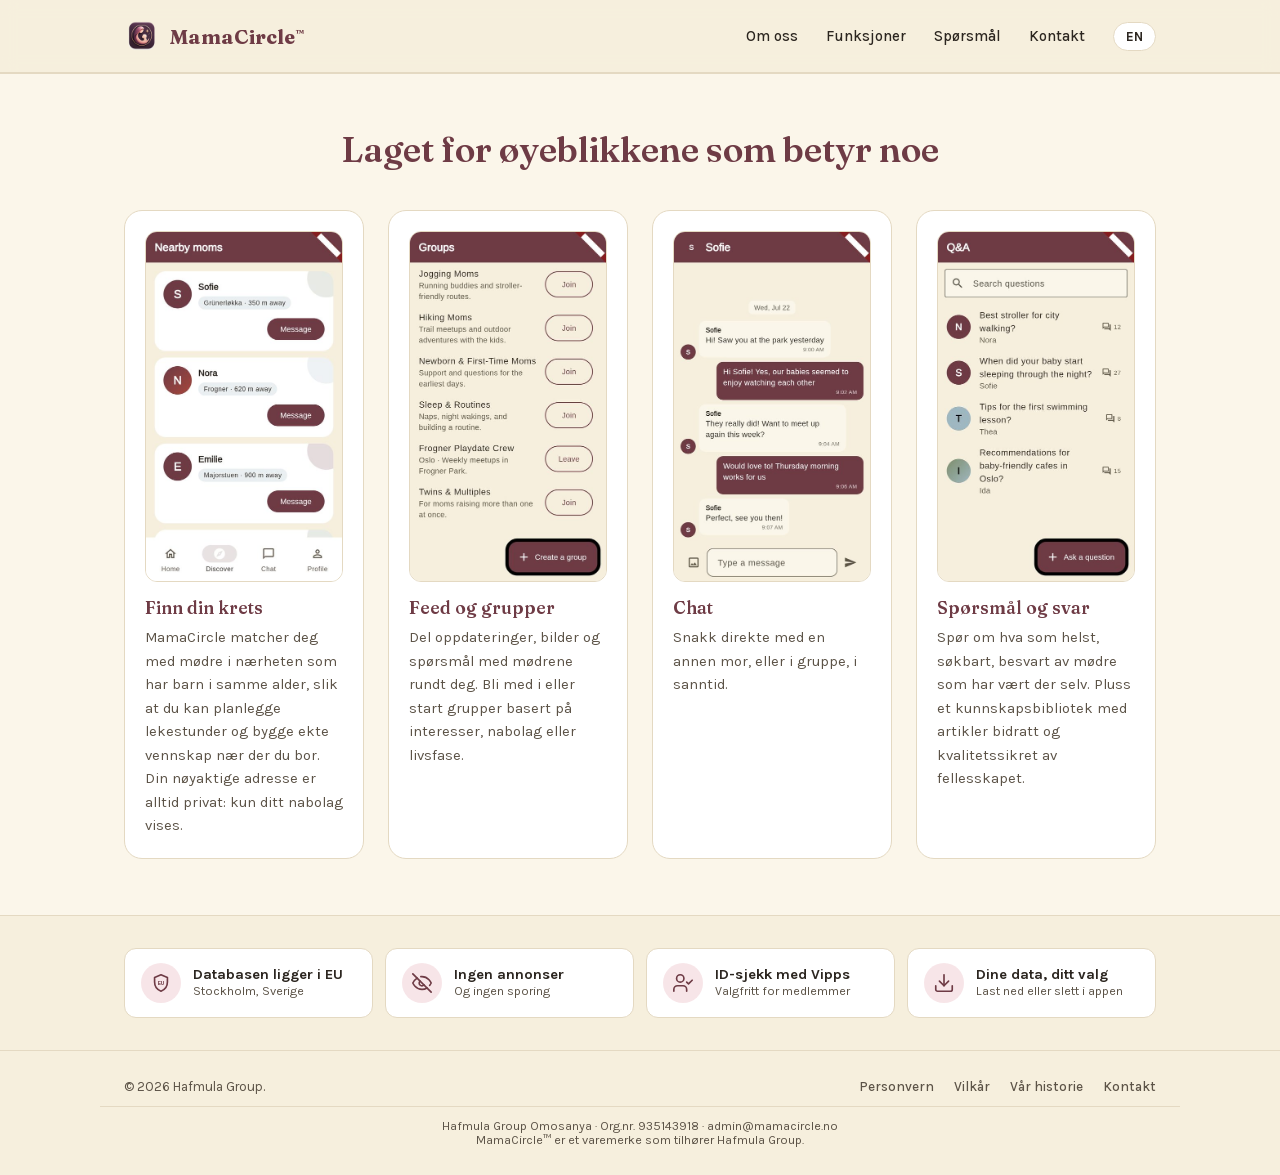
<file: features.html>
<!doctype html>
<html lang="nb" data-lang="nb">
<head>
<meta charset="UTF-8">
<meta name="viewport" content="width=device-width, initial-scale=1.0">
<title>Funksjoner – MamaCircle</title>
<meta name="description" content="Finn din krets, del i grupper, chat i sanntid, og spør og svar med andre mødre i MamaCircle.">
<meta property="og:title" content="Funksjoner – MamaCircle">
<meta property="og:description" content="Finn din krets, del i grupper, chat i sanntid, og spør og svar med andre mødre i MamaCircle.">
<meta property="og:image" content="https://mamacircle.no/assets/icons/og-image.jpg">
<meta property="og:type" content="website">
<meta property="og:url" content="https://mamacircle.no/features.html">
<meta name="twitter:card" content="summary_large_image">
<link rel="icon" type="image/png" sizes="32x32" href="assets/icons/favicon-32.png">
<link rel="icon" type="image/png" sizes="16x16" href="assets/icons/favicon-16.png">
<link rel="apple-touch-icon" sizes="180x180" href="assets/icons/apple-touch-icon.png">
<link rel="preload" href="assets/fonts/karla-latin.woff2" as="font" type="font/woff2" crossorigin>
<link rel="preload" href="assets/fonts/fraunces-latin.woff2" as="font" type="font/woff2" crossorigin>
<link rel="stylesheet" href="styles.css">
</head>
<body>

<header class="site-header">
  <div class="wrap header-inner">
    <a class="brand" href="index.html">
      <img src="assets/icons/logo-96.png" alt="" width="36" height="36">
      <span>MamaCircle<sup class="tm" aria-hidden="true">™</sup></span>
    </a>
    <nav class="header-nav">
      <a href="index.html#about" data-i18n="nav.about">Om oss</a>
      <a href="features.html" data-i18n="nav.features">Funksjoner</a>
      <a href="faq.html" data-i18n="nav.faq">Spørsmål</a>
      <a href="contact.html" data-i18n="nav.contact">Kontakt</a>
      <button id="lang-toggle" class="lang-toggle" aria-label="Switch language">EN</button>
    </nav>
  </div>
</header>

<main>

  <section id="features" class="features">
    <div class="wrap">
      <h2 data-i18n="features.heading">Laget for øyeblikkene som betyr noe</h2>
      <div class="feature-grid">

        <div class="feature-card">
          <img src="assets/screenshots/02_discover.jpg" alt="" class="feature-shot">
          <h3 data-i18n="features.nearby.title">Finn din krets</h3>
          <p data-i18n="features.nearby.body">MamaCircle matcher deg med mødre i nærheten som har barn i samme alder, slik at du kan planlegge lekestunder og bygge ekte vennskap nær der du bor. Din nøyaktige adresse er alltid privat: kun ditt nabolag vises.</p>
        </div>

        <div class="feature-card">
          <img src="assets/screenshots/04_groups.jpg" alt="" class="feature-shot">
          <h3 data-i18n="features.feed.title">Feed og grupper</h3>
          <p data-i18n="features.feed.body">Del oppdateringer, bilder og spørsmål med mødrene rundt deg. Bli med i eller start grupper basert på interesser, nabolag eller livsfase.</p>
        </div>

        <div class="feature-card">
          <img src="assets/screenshots/03_chat.jpg" alt="" class="feature-shot">
          <h3 data-i18n="features.chat.title">Chat</h3>
          <p data-i18n="features.chat.body">Snakk direkte med en annen mor, eller i gruppe, i sanntid.</p>
        </div>

        <div class="feature-card">
          <img src="assets/screenshots/05_forum.jpg" alt="" class="feature-shot">
          <h3 data-i18n="features.forum.title">Spørsmål og svar</h3>
          <p data-i18n="features.forum.body">Spør om hva som helst, søkbart, besvart av mødre som har vært der selv. Pluss et kunnskapsbibliotek med artikler bidratt og kvalitetssikret av fellesskapet.</p>
        </div>

      </div>
    </div>
  </section>

</main>

<section class="trust" aria-labelledby="trust-heading">
  <div class="wrap">
    <h2 id="trust-heading" class="visually-hidden" data-i18n="trust.heading">Personvern og trygghet</h2>
    <ul class="trust-grid">
      <li><a class="trust-item" href="https://cashmula.github.io/mamacircle-legal/#transfers" target="_blank" rel="noopener">
        <span class="trust-icon" aria-hidden="true"><svg viewBox="0 0 24 24" fill="none" stroke="currentColor" stroke-width="1.8" stroke-linecap="round" stroke-linejoin="round"><path d="M12 3l7 3v5c0 4.5-3 8.5-7 10-4-1.5-7-5.5-7-10V6l7-3z"/><text x="12" y="14.6" text-anchor="middle" font-size="6.6" font-weight="700" fill="currentColor" stroke="none">EU</text></svg></span>
        <span class="trust-text"><span class="trust-title" data-i18n="trust.eu">Databasen ligger i EU</span><span class="trust-sub" data-i18n="trust.euSub">Stockholm, Sverige</span></span>
      </a></li>
      <li><a class="trust-item" href="https://cashmula.github.io/mamacircle-legal/#use" target="_blank" rel="noopener">
        <span class="trust-icon" aria-hidden="true"><svg viewBox="0 0 24 24" fill="none" stroke="currentColor" stroke-width="1.8" stroke-linecap="round" stroke-linejoin="round"><path d="M9.88 9.88a3 3 0 1 0 4.24 4.24"/><path d="M10.73 5.08A10.43 10.43 0 0 1 12 5c7 0 10 7 10 7a13.16 13.16 0 0 1-1.67 2.68"/><path d="M6.61 6.61A13.53 13.53 0 0 0 2 12s3 7 10 7a9.74 9.74 0 0 0 5.39-1.61"/><line x1="2" y1="2" x2="22" y2="22"/></svg></span>
        <span class="trust-text"><span class="trust-title" data-i18n="trust.ads">Ingen annonser</span><span class="trust-sub" data-i18n="trust.adsSub">Og ingen sporing</span></span>
      </a></li>
      <li><a class="trust-item" href="https://cashmula.github.io/mamacircle-legal/#collect" target="_blank" rel="noopener">
        <span class="trust-icon" aria-hidden="true"><svg viewBox="0 0 24 24" fill="none" stroke="currentColor" stroke-width="1.8" stroke-linecap="round" stroke-linejoin="round"><path d="M16 21v-2a4 4 0 0 0-4-4H6a4 4 0 0 0-4 4v2"/><circle cx="9" cy="7" r="4"/><polyline points="16 11 18 13 22 9"/></svg></span>
        <span class="trust-text"><span class="trust-title" data-i18n="trust.vipps">ID-sjekk med Vipps</span><span class="trust-sub" data-i18n="trust.vippsSub">Valgfritt for medlemmer</span></span>
      </a></li>
      <li><a class="trust-item" href="https://cashmula.github.io/mamacircle-legal/#rights" target="_blank" rel="noopener">
        <span class="trust-icon" aria-hidden="true"><svg viewBox="0 0 24 24" fill="none" stroke="currentColor" stroke-width="1.8" stroke-linecap="round" stroke-linejoin="round"><path d="M21 15v4a2 2 0 0 1-2 2H5a2 2 0 0 1-2-2v-4"/><polyline points="7 10 12 15 17 10"/><line x1="12" y1="15" x2="12" y2="3"/></svg></span>
        <span class="trust-text"><span class="trust-title" data-i18n="trust.data">Dine data, ditt valg</span><span class="trust-sub" data-i18n="trust.dataSub">Last ned eller slett i appen</span></span>
      </a></li>
    </ul>
  </div>
</section>

<footer class="site-footer">
  <div class="wrap footer-inner">
    <span data-i18n="footer.copy">© 2026 Hafmula Group.</span>
    <div class="footer-links">
      <a href="https://cashmula.github.io/mamacircle-legal/" target="_blank" rel="noopener" data-i18n="footer.privacy">Personvern</a>
      <a href="https://cashmula.github.io/mamacircle-legal/terms/" target="_blank" rel="noopener" data-i18n="footer.terms">Vilkår</a>
      <a href="founder.html" data-i18n="footer.founder">Vår historie</a>
      <a href="contact.html" data-i18n="footer.contact">Kontakt</a>
    </div>
  </div>
  <div class="wrap footer-legal" data-i18n="footer.legal">Hafmula Group Omosanya &middot; Org.nr. 935143918 &middot; <a href="mailto:admin@mamacircle.no">admin@mamacircle.no</a><br>MamaCircle™ er et varemerke som tilhører Hafmula Group.</div>
</footer>

<script src="i18n.js"></script>
<script src="site.js"></script>
</body>
</html>
</file>
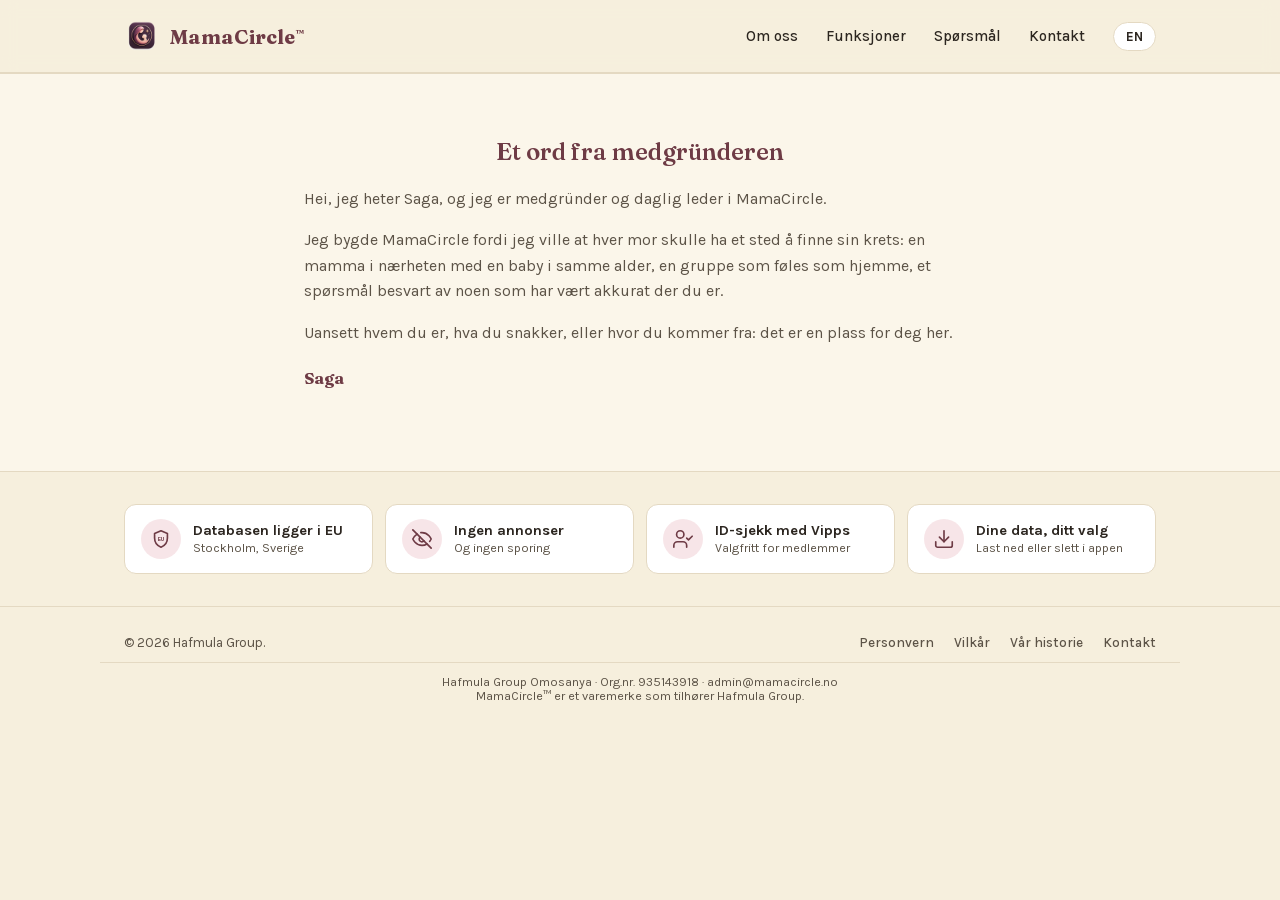
<file: founder.html>
<!doctype html>
<html lang="nb" data-lang="nb">
<head>
<meta charset="UTF-8">
<meta name="viewport" content="width=device-width, initial-scale=1.0">
<title>Om medgründeren – MamaCircle</title>
<meta name="description" content="Et ord fra Saga, medgründer og daglig leder i MamaCircle: hvorfor appen finnes, og hvem den er laget for.">
<meta property="og:title" content="Om medgründeren – MamaCircle">
<meta property="og:description" content="Et ord fra Saga, medgründer og daglig leder i MamaCircle: hvorfor appen finnes, og hvem den er laget for.">
<meta property="og:image" content="https://mamacircle.no/assets/icons/og-image.jpg">
<meta property="og:type" content="website">
<meta property="og:url" content="https://mamacircle.no/founder.html">
<meta name="twitter:card" content="summary_large_image">
<link rel="icon" type="image/png" sizes="32x32" href="assets/icons/favicon-32.png">
<link rel="icon" type="image/png" sizes="16x16" href="assets/icons/favicon-16.png">
<link rel="apple-touch-icon" sizes="180x180" href="assets/icons/apple-touch-icon.png">
<link rel="preload" href="assets/fonts/karla-latin.woff2" as="font" type="font/woff2" crossorigin>
<link rel="preload" href="assets/fonts/fraunces-latin.woff2" as="font" type="font/woff2" crossorigin>
<link rel="stylesheet" href="styles.css">
</head>
<body>

<header class="site-header">
  <div class="wrap header-inner">
    <a class="brand" href="index.html">
      <img src="assets/icons/logo-96.png" alt="" width="36" height="36">
      <span>MamaCircle<sup class="tm" aria-hidden="true">™</sup></span>
    </a>
    <nav class="header-nav">
      <a href="index.html#about" data-i18n="nav.about">Om oss</a>
      <a href="features.html" data-i18n="nav.features">Funksjoner</a>
      <a href="faq.html" data-i18n="nav.faq">Spørsmål</a>
      <a href="contact.html" data-i18n="nav.contact">Kontakt</a>
      <button id="lang-toggle" class="lang-toggle" aria-label="Switch language">EN</button>
    </nav>
  </div>
</header>

<main>

  <section id="founder" class="founder">
    <div class="wrap founder-inner">
      <div class="founder-copy">
        <h2 data-i18n="founder.heading">Et ord fra medgründeren</h2>
        <p data-i18n="founder.body1">Hei, jeg heter Saga, og jeg er medgründer og daglig leder i MamaCircle.</p>
        <p data-i18n="founder.body3">Jeg bygde MamaCircle fordi jeg ville at hver mor skulle ha et sted å finne sin krets: en mamma i nærheten med en baby i samme alder, en gruppe som føles som hjemme, et spørsmål besvart av noen som har vært akkurat der du er.</p>
        <p data-i18n="founder.body4">Uansett hvem du er, hva du snakker, eller hvor du kommer fra: det er en plass for deg her.</p>
        <p class="founder-signature" data-i18n="founder.signature">Saga</p>
      </div>
    </div>
  </section>

</main>

<section class="trust" aria-labelledby="trust-heading">
  <div class="wrap">
    <h2 id="trust-heading" class="visually-hidden" data-i18n="trust.heading">Personvern og trygghet</h2>
    <ul class="trust-grid">
      <li><a class="trust-item" href="https://cashmula.github.io/mamacircle-legal/#transfers" target="_blank" rel="noopener">
        <span class="trust-icon" aria-hidden="true"><svg viewBox="0 0 24 24" fill="none" stroke="currentColor" stroke-width="1.8" stroke-linecap="round" stroke-linejoin="round"><path d="M12 3l7 3v5c0 4.5-3 8.5-7 10-4-1.5-7-5.5-7-10V6l7-3z"/><text x="12" y="14.6" text-anchor="middle" font-size="6.6" font-weight="700" fill="currentColor" stroke="none">EU</text></svg></span>
        <span class="trust-text"><span class="trust-title" data-i18n="trust.eu">Databasen ligger i EU</span><span class="trust-sub" data-i18n="trust.euSub">Stockholm, Sverige</span></span>
      </a></li>
      <li><a class="trust-item" href="https://cashmula.github.io/mamacircle-legal/#use" target="_blank" rel="noopener">
        <span class="trust-icon" aria-hidden="true"><svg viewBox="0 0 24 24" fill="none" stroke="currentColor" stroke-width="1.8" stroke-linecap="round" stroke-linejoin="round"><path d="M9.88 9.88a3 3 0 1 0 4.24 4.24"/><path d="M10.73 5.08A10.43 10.43 0 0 1 12 5c7 0 10 7 10 7a13.16 13.16 0 0 1-1.67 2.68"/><path d="M6.61 6.61A13.53 13.53 0 0 0 2 12s3 7 10 7a9.74 9.74 0 0 0 5.39-1.61"/><line x1="2" y1="2" x2="22" y2="22"/></svg></span>
        <span class="trust-text"><span class="trust-title" data-i18n="trust.ads">Ingen annonser</span><span class="trust-sub" data-i18n="trust.adsSub">Og ingen sporing</span></span>
      </a></li>
      <li><a class="trust-item" href="https://cashmula.github.io/mamacircle-legal/#collect" target="_blank" rel="noopener">
        <span class="trust-icon" aria-hidden="true"><svg viewBox="0 0 24 24" fill="none" stroke="currentColor" stroke-width="1.8" stroke-linecap="round" stroke-linejoin="round"><path d="M16 21v-2a4 4 0 0 0-4-4H6a4 4 0 0 0-4 4v2"/><circle cx="9" cy="7" r="4"/><polyline points="16 11 18 13 22 9"/></svg></span>
        <span class="trust-text"><span class="trust-title" data-i18n="trust.vipps">ID-sjekk med Vipps</span><span class="trust-sub" data-i18n="trust.vippsSub">Valgfritt for medlemmer</span></span>
      </a></li>
      <li><a class="trust-item" href="https://cashmula.github.io/mamacircle-legal/#rights" target="_blank" rel="noopener">
        <span class="trust-icon" aria-hidden="true"><svg viewBox="0 0 24 24" fill="none" stroke="currentColor" stroke-width="1.8" stroke-linecap="round" stroke-linejoin="round"><path d="M21 15v4a2 2 0 0 1-2 2H5a2 2 0 0 1-2-2v-4"/><polyline points="7 10 12 15 17 10"/><line x1="12" y1="15" x2="12" y2="3"/></svg></span>
        <span class="trust-text"><span class="trust-title" data-i18n="trust.data">Dine data, ditt valg</span><span class="trust-sub" data-i18n="trust.dataSub">Last ned eller slett i appen</span></span>
      </a></li>
    </ul>
  </div>
</section>

<footer class="site-footer">
  <div class="wrap footer-inner">
    <span data-i18n="footer.copy">© 2026 Hafmula Group.</span>
    <div class="footer-links">
      <a href="https://cashmula.github.io/mamacircle-legal/" target="_blank" rel="noopener" data-i18n="footer.privacy">Personvern</a>
      <a href="https://cashmula.github.io/mamacircle-legal/terms/" target="_blank" rel="noopener" data-i18n="footer.terms">Vilkår</a>
      <a href="founder.html" data-i18n="footer.founder">Vår historie</a>
      <a href="contact.html" data-i18n="footer.contact">Kontakt</a>
    </div>
  </div>
  <div class="wrap footer-legal" data-i18n="footer.legal">Hafmula Group Omosanya &middot; Org.nr. 935143918 &middot; <a href="mailto:admin@mamacircle.no">admin@mamacircle.no</a><br>MamaCircle™ er et varemerke som tilhører Hafmula Group.</div>
</footer>

<script src="i18n.js"></script>
<script src="site.js"></script>
</body>
</html>
</file>
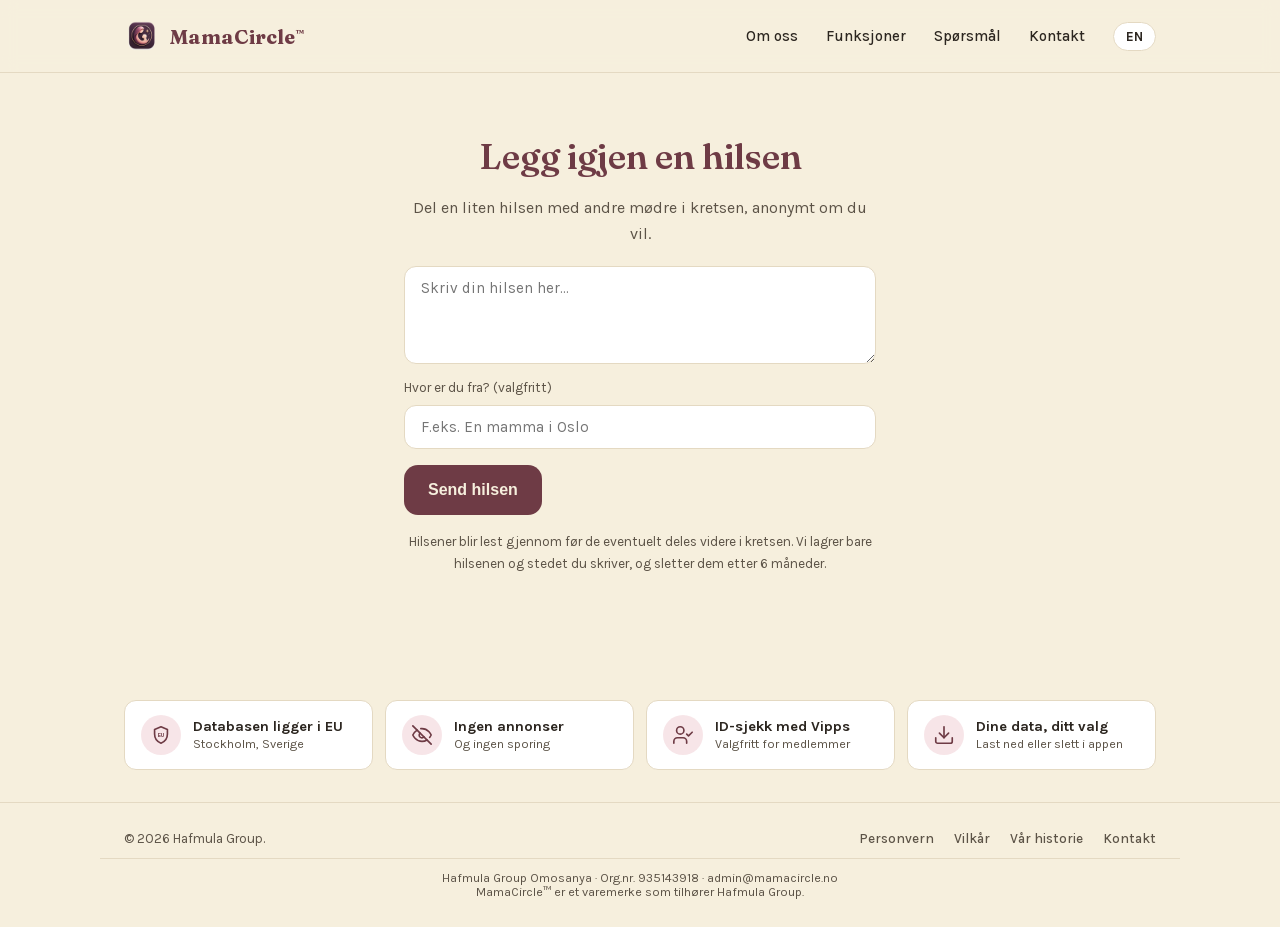
<file: note.html>
<!doctype html>
<html lang="nb" data-lang="nb">
<head>
<meta charset="UTF-8">
<meta name="viewport" content="width=device-width, initial-scale=1.0">
<title>Legg igjen en hilsen – MamaCircle</title>
<meta name="description" content="Del en liten hilsen med andre mødre i MamaCircle-kretsen.">
<meta property="og:title" content="Legg igjen en hilsen – MamaCircle">
<meta property="og:description" content="Del en liten hilsen med andre mødre i MamaCircle-kretsen.">
<meta property="og:image" content="https://mamacircle.no/assets/icons/og-image.jpg">
<meta property="og:type" content="website">
<meta property="og:url" content="https://mamacircle.no/note.html">
<meta name="twitter:card" content="summary_large_image">
<link rel="icon" type="image/png" sizes="32x32" href="assets/icons/favicon-32.png">
<link rel="icon" type="image/png" sizes="16x16" href="assets/icons/favicon-16.png">
<link rel="apple-touch-icon" sizes="180x180" href="assets/icons/apple-touch-icon.png">
<link rel="preload" href="assets/fonts/karla-latin.woff2" as="font" type="font/woff2" crossorigin>
<link rel="preload" href="assets/fonts/fraunces-latin.woff2" as="font" type="font/woff2" crossorigin>
<link rel="stylesheet" href="styles.css">
</head>
<body>

<header class="site-header">
  <div class="wrap header-inner">
    <a class="brand" href="index.html">
      <img src="assets/icons/logo-96.png" alt="" width="36" height="36">
      <span>MamaCircle<sup class="tm" aria-hidden="true">™</sup></span>
    </a>
    <nav class="header-nav">
      <a href="index.html#about" data-i18n="nav.about">Om oss</a>
      <a href="features.html" data-i18n="nav.features">Funksjoner</a>
      <a href="faq.html" data-i18n="nav.faq">Spørsmål</a>
      <a href="contact.html" data-i18n="nav.contact">Kontakt</a>
      <button id="lang-toggle" class="lang-toggle" aria-label="Switch language">EN</button>
    </nav>
  </div>
</header>

<main>

  <section id="write-note" class="note write-note">
    <div class="wrap note-inner">
      <h2 data-i18n="note.write_heading">Legg igjen en hilsen</h2>
      <p data-i18n="note.write_body">Del en liten hilsen med andre mødre i kretsen, anonymt om du vil.</p>
      <form id="note-form" class="note-form">
        <textarea id="note-text-input" required maxlength="500" rows="4"
                  data-i18n-placeholder="note.write_placeholder"
                  placeholder="Skriv din hilsen her..."
                  aria-label="Your note"></textarea>
        <label for="note-author-input" data-i18n="note.write_author_label">Hvor er du fra? (valgfritt)</label>
        <input type="text" id="note-author-input" maxlength="80"
               data-i18n-placeholder="note.write_author_placeholder"
               placeholder="F.eks. En mamma i Oslo">
        <button type="submit" class="btn btn-primary" data-i18n="note.write_button">Send hilsen</button>
      </form>
      <p class="note-form-note" data-i18n="note.write_note">Hilsener blir lest gjennom før de eventuelt deles videre i kretsen. Vi lagrer bare hilsenen og stedet du skriver, og sletter dem etter 6 måneder.</p>
      <p id="note-status" class="newsletter-status" hidden></p>
    </div>
  </section>

</main>

<section class="trust" aria-labelledby="trust-heading">
  <div class="wrap">
    <h2 id="trust-heading" class="visually-hidden" data-i18n="trust.heading">Personvern og trygghet</h2>
    <ul class="trust-grid">
      <li><a class="trust-item" href="https://cashmula.github.io/mamacircle-legal/#transfers" target="_blank" rel="noopener">
        <span class="trust-icon" aria-hidden="true"><svg viewBox="0 0 24 24" fill="none" stroke="currentColor" stroke-width="1.8" stroke-linecap="round" stroke-linejoin="round"><path d="M12 3l7 3v5c0 4.5-3 8.5-7 10-4-1.5-7-5.5-7-10V6l7-3z"/><text x="12" y="14.6" text-anchor="middle" font-size="6.6" font-weight="700" fill="currentColor" stroke="none">EU</text></svg></span>
        <span class="trust-text"><span class="trust-title" data-i18n="trust.eu">Databasen ligger i EU</span><span class="trust-sub" data-i18n="trust.euSub">Stockholm, Sverige</span></span>
      </a></li>
      <li><a class="trust-item" href="https://cashmula.github.io/mamacircle-legal/#use" target="_blank" rel="noopener">
        <span class="trust-icon" aria-hidden="true"><svg viewBox="0 0 24 24" fill="none" stroke="currentColor" stroke-width="1.8" stroke-linecap="round" stroke-linejoin="round"><path d="M9.88 9.88a3 3 0 1 0 4.24 4.24"/><path d="M10.73 5.08A10.43 10.43 0 0 1 12 5c7 0 10 7 10 7a13.16 13.16 0 0 1-1.67 2.68"/><path d="M6.61 6.61A13.53 13.53 0 0 0 2 12s3 7 10 7a9.74 9.74 0 0 0 5.39-1.61"/><line x1="2" y1="2" x2="22" y2="22"/></svg></span>
        <span class="trust-text"><span class="trust-title" data-i18n="trust.ads">Ingen annonser</span><span class="trust-sub" data-i18n="trust.adsSub">Og ingen sporing</span></span>
      </a></li>
      <li><a class="trust-item" href="https://cashmula.github.io/mamacircle-legal/#collect" target="_blank" rel="noopener">
        <span class="trust-icon" aria-hidden="true"><svg viewBox="0 0 24 24" fill="none" stroke="currentColor" stroke-width="1.8" stroke-linecap="round" stroke-linejoin="round"><path d="M16 21v-2a4 4 0 0 0-4-4H6a4 4 0 0 0-4 4v2"/><circle cx="9" cy="7" r="4"/><polyline points="16 11 18 13 22 9"/></svg></span>
        <span class="trust-text"><span class="trust-title" data-i18n="trust.vipps">ID-sjekk med Vipps</span><span class="trust-sub" data-i18n="trust.vippsSub">Valgfritt for medlemmer</span></span>
      </a></li>
      <li><a class="trust-item" href="https://cashmula.github.io/mamacircle-legal/#rights" target="_blank" rel="noopener">
        <span class="trust-icon" aria-hidden="true"><svg viewBox="0 0 24 24" fill="none" stroke="currentColor" stroke-width="1.8" stroke-linecap="round" stroke-linejoin="round"><path d="M21 15v4a2 2 0 0 1-2 2H5a2 2 0 0 1-2-2v-4"/><polyline points="7 10 12 15 17 10"/><line x1="12" y1="15" x2="12" y2="3"/></svg></span>
        <span class="trust-text"><span class="trust-title" data-i18n="trust.data">Dine data, ditt valg</span><span class="trust-sub" data-i18n="trust.dataSub">Last ned eller slett i appen</span></span>
      </a></li>
    </ul>
  </div>
</section>

<footer class="site-footer">
  <div class="wrap footer-inner">
    <span data-i18n="footer.copy">© 2026 Hafmula Group.</span>
    <div class="footer-links">
      <a href="https://cashmula.github.io/mamacircle-legal/" target="_blank" rel="noopener" data-i18n="footer.privacy">Personvern</a>
      <a href="https://cashmula.github.io/mamacircle-legal/terms/" target="_blank" rel="noopener" data-i18n="footer.terms">Vilkår</a>
      <a href="founder.html" data-i18n="footer.founder">Vår historie</a>
      <a href="contact.html" data-i18n="footer.contact">Kontakt</a>
    </div>
  </div>
  <div class="wrap footer-legal" data-i18n="footer.legal">Hafmula Group Omosanya &middot; Org.nr. 935143918 &middot; <a href="mailto:admin@mamacircle.no">admin@mamacircle.no</a><br>MamaCircle™ er et varemerke som tilhører Hafmula Group.</div>
</footer>

<script src="i18n.js"></script>
<script src="site.js"></script>
</body>
</html>
</file>
<file: styles.css>
/* Fonts are served from this site, never from Google: loading them from
   fonts.googleapis.com sent every visitor's IP address to Google
   (2026-11-18). Fraunces and Karla, SIL Open Font License 1.1 (licences in
   assets/fonts/). Variable files from Google Fonts, latin and latin-ext only;
   the browser fetches latin-ext only for a character in its unicode-range. */
@font-face {
  font-family: "Fraunces";
  font-style: normal;
  font-weight: 600 700;
  font-display: swap;
  src: url(assets/fonts/fraunces-latin-ext.woff2) format("woff2");
  unicode-range: U+0100-02BA, U+02BD-02C5, U+02C7-02CC, U+02CE-02D7, U+02DD-02FF, U+0304, U+0308, U+0329, U+1D00-1DBF, U+1E00-1E9F, U+1EF2-1EFF, U+2020, U+20A0-20AB, U+20AD-20C4, U+2113, U+2C60-2C7F, U+A720-A7FF;
}
@font-face {
  font-family: "Fraunces";
  font-style: normal;
  font-weight: 600 700;
  font-display: swap;
  src: url(assets/fonts/fraunces-latin.woff2) format("woff2");
  unicode-range: U+0000-00FF, U+0131, U+0152-0153, U+02BB-02BC, U+02C6, U+02DA, U+02DC, U+0304, U+0308, U+0329, U+2000-206F, U+20AC, U+2122, U+2191, U+2193, U+2212, U+2215, U+FEFF, U+FFFD;
}
@font-face {
  font-family: "Karla";
  font-style: normal;
  font-weight: 400 700;
  font-display: swap;
  src: url(assets/fonts/karla-latin-ext.woff2) format("woff2");
  unicode-range: U+0100-02BA, U+02BD-02C5, U+02C7-02CC, U+02CE-02D7, U+02DD-02FF, U+0304, U+0308, U+0329, U+1D00-1DBF, U+1E00-1E9F, U+1EF2-1EFF, U+2020, U+20A0-20AB, U+20AD-20C4, U+2113, U+2C60-2C7F, U+A720-A7FF;
}
@font-face {
  font-family: "Karla";
  font-style: normal;
  font-weight: 400 700;
  font-display: swap;
  src: url(assets/fonts/karla-latin.woff2) format("woff2");
  unicode-range: U+0000-00FF, U+0131, U+0152-0153, U+02BB-02BC, U+02C6, U+02DA, U+02DC, U+0304, U+0308, U+0329, U+2000-206F, U+20AC, U+2122, U+2191, U+2193, U+2212, U+2215, U+FEFF, U+FFFD;
}

:root {
  --cream: #F6EFDD;
  --blush: #E8B4BC;
  --rosewood: #6E3B45;
  --sage: #7E8F6C;
  --mist: #9FB7C0;
  --surface: #FFFFFF;
  --surface-muted: #FBF6EA;
  --border: #E4D9C2;
  --ink: #2C2620;
  --ink-soft: #5C5347;
  --gold: #D9B76A;
}

@media (prefers-color-scheme: dark) {
  :root {
    --cream: #10262D;
    --blush: #B98089;
    --rosewood: #E0A3AC;
    --sage: #A9BD97;
    --mist: #BCD3DA;
    --surface: #16303A;
    --surface-muted: #1B3A45;
    --border: #2A4A55;
    --ink: #F2E9D8;
    --ink-soft: #C9BEAC;
    --gold: #E4C687;
  }
}

* { box-sizing: border-box; }

html, body {
  margin: 0;
  padding: 0;
  background: var(--cream);
  color: var(--ink);
  font-family: "Karla", sans-serif;
  scroll-behavior: smooth;
}

h1, h2, h3 {
  font-family: "Fraunces", serif;
  font-weight: 600;
  line-height: 1.15;
  margin: 0 0 0.5em;
  color: var(--rosewood);
}

p { line-height: 1.6; color: var(--ink-soft); }

a { color: var(--rosewood); text-decoration: none; }
a:hover { text-decoration: underline; }

.wrap {
  max-width: 1080px;
  margin: 0 auto;
  padding: 0 24px;
}

/* Header */
.site-header {
  position: sticky;
  top: 0;
  z-index: 10;
  background: color-mix(in srgb, var(--cream) 88%, transparent);
  backdrop-filter: blur(8px);
  border-bottom: 1px solid var(--border);
}

.header-inner {
  display: flex;
  align-items: center;
  justify-content: space-between;
  height: 72px;
}

.brand {
  display: flex;
  align-items: center;
  gap: 10px;
  font-family: "Fraunces", serif;
  font-weight: 700;
  font-size: 1.25rem;
  color: var(--rosewood);
}
.brand img { border-radius: 10px; }

.header-nav {
  display: flex;
  align-items: center;
  gap: 28px;
}
.header-nav a {
  color: var(--ink);
  font-weight: 500;
  font-size: 0.95rem;
}

.lang-toggle {
  border: 1px solid var(--border);
  background: var(--surface);
  color: var(--ink);
  font-family: "Karla", sans-serif;
  font-weight: 700;
  font-size: 0.85rem;
  padding: 6px 12px;
  border-radius: 999px;
  cursor: pointer;
}
.lang-toggle:hover { border-color: var(--rosewood); color: var(--rosewood); }

/* Hero */
.hero { padding: 64px 0 40px; }

.hero-inner {
  display: grid;
  grid-template-columns: 1.1fr 1fr;
  gap: 48px;
  align-items: center;
}

.hero-copy h1 {
  font-size: clamp(2.1rem, 4vw, 3.2rem);
  max-width: 14ch;
}

.hero-sub {
  font-size: 1.15rem;
  max-width: 42ch;
  margin-bottom: 28px;
}

.hero-actions {
  margin-bottom: 14px;
  display: flex;
  flex-wrap: wrap;
  gap: 14px;
}

.btn {
  display: inline-flex;
  align-items: center;
  gap: 10px;
  padding: 14px 22px;
  border-radius: 14px;
  font-weight: 700;
  font-size: 1rem;
  cursor: pointer;
  border: 2px solid transparent;
}

.btn-secondary {
  background: transparent;
  border-color: var(--rosewood);
  color: var(--rosewood);
}
.btn-secondary:hover { background: color-mix(in srgb, var(--rosewood) 10%, transparent); text-decoration: none; }

.btn-primary {
  background: var(--rosewood);
  color: var(--cream);
}
.btn-primary:hover { background: color-mix(in srgb, var(--rosewood) 88%, black); text-decoration: none; }

.store-badge small {
  display: block;
  font-weight: 400;
  font-size: 0.72rem;
  opacity: 0.85;
  text-transform: none;
}
.store-badge span { line-height: 1.2; font-size: 1.05rem; }

.hero-note {
  font-size: 0.85rem;
  color: var(--ink-soft);
  max-width: 38ch;
}

.hero-download-steps {
  font-size: 0.85rem;
  color: var(--ink-soft);
  max-width: 42ch;
  margin: 0 0 14px;
  padding-left: 0;
}
.hero-download-steps-iphone-note {
  margin: 0 0 10px;
}
.hero-download-steps-heading {
  font-weight: 700;
  color: var(--ink);
  margin-bottom: 6px;
}
.hero-download-steps-list {
  margin: 0;
  padding-left: 1.3em;
}
.hero-download-steps-list li { margin-bottom: 3px; }

.hero-art {
  position: relative;
  height: 420px;
  display: flex;
  justify-content: center;
}
.phone-shot {
  position: absolute;
  width: 200px;
  border-radius: 22px;
  box-shadow: 0 24px 48px -12px color-mix(in srgb, var(--rosewood) 35%, transparent);
  border: 6px solid var(--surface);
}
.phone-shot-1 { top: 0; left: 38%; z-index: 2; }
.phone-shot-2 { top: 60px; left: 4%; transform: rotate(-6deg); z-index: 1; }

/* Features */
.features { padding: 56px 0; background: var(--surface-muted); border-top: 1px solid var(--border); border-bottom: 1px solid var(--border); }
.features h2 { text-align: center; font-size: clamp(1.6rem, 3vw, 2.2rem); margin-bottom: 40px; }
.features-teaser h2 { margin-bottom: 12px; }

.feature-grid {
  display: grid;
  grid-template-columns: repeat(4, 1fr);
  gap: 24px;
}

.feature-card {
  background: var(--surface);
  border: 1px solid var(--border);
  border-radius: 18px;
  padding: 20px;
  display: flex;
  flex-direction: column;
}

.feature-shot {
  width: 100%;
  border-radius: 12px;
  margin-bottom: 16px;
  border: 1px solid var(--border);
}

.feature-card h3 {
  font-size: 1.1rem;
  margin-bottom: 8px;
}

.feature-card p {
  font-size: 0.92rem;
  margin: 0;
}

/* Privacy */
.privacy { padding: 64px 0; }
.privacy-inner {
  display: grid;
  grid-template-columns: 1fr auto;
  gap: 48px;
  align-items: center;
}

.privacy-list {
  padding: 0;
  margin: 0 0 20px;
  list-style: none;
  display: flex;
  flex-direction: column;
  gap: 12px;
}
.privacy-list li {
  padding-left: 28px;
  position: relative;
  color: var(--ink-soft);
}
.privacy-list li::before {
  content: "✓";
  position: absolute;
  left: 0;
  color: var(--sage);
  font-weight: 700;
}

.link-more { font-weight: 700; }

.privacy-art {
  width: 160px;
  height: 160px;
  border-radius: 32px;
  background: var(--surface-muted);
  border: 1px solid var(--border);
  display: flex;
  align-items: center;
  justify-content: center;
}

/* Hero additions: kicker, tagline, needs-today chips */
.hero-kicker {
  font-family: "Karla", sans-serif;
  font-weight: 700;
  font-size: 0.85rem;
  letter-spacing: 0.03em;
  text-transform: uppercase;
  color: var(--sage);
  margin: 0 0 10px;
}
.hero-tagline {
  font-family: "Fraunces", serif;
  font-weight: 600;
  font-size: 1.15rem;
  color: var(--rosewood);
  margin: -8px 0 16px;
}
.hero-needs { margin-top: 28px; }
.hero-needs-heading {
  font-weight: 700;
  font-size: 0.9rem;
  color: var(--ink);
  margin: 0 0 10px;
}
.hero-needs-row { display: flex; flex-wrap: wrap; gap: 10px; }
.need-chip {
  display: inline-block;
  padding: 8px 14px;
  border-radius: 999px;
  background: var(--surface);
  border: 1px solid var(--border);
  color: var(--ink);
  font-size: 0.85rem;
  font-weight: 500;
}
.need-chip:hover { border-color: var(--rosewood); color: var(--rosewood); text-decoration: none; }

/* About */
.about { padding: 56px 0; }
.about h2 { text-align: center; margin-bottom: 32px; font-size: clamp(1.6rem, 3vw, 2.2rem); }
.about-grid { display: grid; grid-template-columns: repeat(3, 1fr); gap: 24px; }
.about-card {
  background: var(--surface);
  border: 1px solid var(--border);
  border-radius: 18px;
  padding: 22px;
}
.about-card h3 { font-size: 1.05rem; margin-bottom: 8px; }
.about-card p { font-size: 0.92rem; margin: 0; }
.about .language-badges { margin-top: 32px; }
.about-founder-mention { text-align: center; font-size: 0.9rem; color: var(--ink-soft); margin-top: 12px; }
.about-founder-mention .link-more { margin-left: 6px; }

/* Founder */
.founder { padding: 64px 0; background: var(--surface-muted); border-top: 1px solid var(--border); border-bottom: 1px solid var(--border); }
.founder-inner { max-width: 720px; margin: 0 auto; text-align: center; }
.founder-copy { text-align: left; }
.founder-copy h2 { text-align: center; margin-bottom: 20px; }
.founder-signature {
  font-family: "Fraunces", serif;
  font-weight: 700;
  color: var(--rosewood);
  margin-top: 20px;
}

/* Languages */
.languages { padding: 56px 0; text-align: center; }
.languages h2 { margin-bottom: 24px; font-size: clamp(1.6rem, 3vw, 2.2rem); }
.language-badges { display: flex; flex-wrap: wrap; justify-content: center; gap: 10px; margin-bottom: 20px; }
.lang-badge {
  padding: 8px 16px;
  border-radius: 999px;
  background: var(--surface);
  border: 1px solid var(--border);
  font-size: 0.9rem;
  font-weight: 500;
}
.languages-tagline {
  font-family: "Fraunces", serif;
  font-weight: 600;
  color: var(--rosewood);
  font-size: 1.1rem;
  margin: 0;
}

/* Men With Babies */
.menwithbabies { padding: 8px 0 40px; }
.menwithbabies-inner {
  max-width: 480px;
  margin: 0 auto;
  text-align: center;
  background: var(--surface);
  border: 1px dashed var(--border);
  border-radius: 18px;
  padding: 24px;
}
.badge-soon {
  display: inline-block;
  background: var(--gold);
  color: var(--ink);
  font-weight: 700;
  font-size: 0.72rem;
  text-transform: uppercase;
  letter-spacing: 0.04em;
  padding: 4px 12px;
  border-radius: 999px;
  margin-bottom: 10px;
}
.menwithbabies-inner h3 { margin-bottom: 6px; font-size: 1.05rem; }
.menwithbabies-inner p { margin: 0; font-size: 0.9rem; }

/* Community teaser (homepage) + intro (community.html) */
.community-teaser { padding: 56px 0; }
.community-intro { padding: 64px 0 24px; }
.community-intro h1 { text-align: center; font-size: clamp(1.6rem, 3vw, 2.2rem); }

/* You're not alone */
.alone { padding: 48px 0; text-align: center; }
.alone-inner { max-width: 560px; margin: 0 auto; }
.alone-reveal {
  margin-top: 20px;
  padding: 20px;
  background: var(--surface-muted);
  border: 1px solid var(--border);
  border-radius: 18px;
}
.alone-reveal h3 { margin-bottom: 8px; }
.alone-reveal p { margin-bottom: 12px; }

/* Little note */
.note { padding: 40px 0; text-align: center; }
.note-inner { max-width: 520px; margin: 0 auto; }
.note h3 { font-size: 1rem; margin-bottom: 14px; }
.note-text {
  font-family: "Fraunces", serif;
  font-style: italic;
  font-size: 1.15rem;
  color: var(--ink);
  margin: 0 0 6px;
}
.note-place { font-size: 0.85rem; color: var(--ink-soft); margin: 0 0 14px; }

/* Leave-a-note page (note.html): a real form, not a mailto link */
.write-note { padding: 64px 0 80px; }
.write-note h2 { font-size: clamp(1.6rem, 3vw, 2.2rem); }
.note-form { display: flex; flex-direction: column; gap: 10px; margin-top: 20px; text-align: left; }
.note-form label { font-size: 0.85rem; color: var(--ink-soft); margin-top: 6px; }
.note-form textarea,
.note-form input[type="text"] {
  padding: 12px 16px;
  border-radius: 12px;
  border: 1px solid var(--border);
  background: var(--surface);
  color: var(--ink);
  font-family: "Karla", sans-serif;
  font-size: 0.95rem;
  resize: vertical;
}
.note-form button { margin-top: 6px; align-self: flex-start; }
.note-form-note { font-size: 0.85rem; color: var(--ink-soft); margin-top: 16px; }

/* Stats */
.stats { padding: 56px 0; text-align: center; background: var(--surface-muted); border-top: 1px solid var(--border); border-bottom: 1px solid var(--border); }
.stats h2 { margin-bottom: 20px; font-size: clamp(1.6rem, 3vw, 2.2rem); }
.stats-numbers { display: flex; justify-content: center; gap: 48px; flex-wrap: wrap; }
.stat-item { display: flex; flex-direction: column; align-items: center; }
.stat-number {
  font-family: "Fraunces", serif;
  font-weight: 700;
  font-size: clamp(1.8rem, 4vw, 2.6rem);
  color: var(--rosewood);
}
.stat-label { font-size: 0.85rem; color: var(--ink-soft); text-transform: uppercase; letter-spacing: 0.03em; }

/* Testimonials */
.testimonials { padding: 56px 0; }
.testimonials h2 { text-align: center; margin-bottom: 24px; font-size: clamp(1.6rem, 3vw, 2.2rem); }
.testimonials-empty, #testimonials-empty { text-align: center; max-width: 440px; margin: 0 auto; }
.testimonials-list { display: grid; grid-template-columns: repeat(3, 1fr); gap: 20px; }
.testimonial-card {
  background: var(--surface);
  border: 1px solid var(--border);
  border-radius: 18px;
  padding: 20px;
  margin: 0;
}
.testimonial-card p { font-style: italic; margin: 0 0 10px; }
.testimonial-card cite { font-size: 0.85rem; color: var(--ink-soft); }

/* Contact */
.contact { padding: 56px 0; text-align: center; }
.contact h2 { margin-bottom: 8px; }
.contact-buttons { display: flex; flex-wrap: wrap; justify-content: center; gap: 12px; margin-top: 20px; }
.contact-business { margin-top: 28px; font-size: 0.9rem; }

/* Newsletter */
.newsletter { padding: 56px 0; background: var(--surface-muted); border-top: 1px solid var(--border); border-bottom: 1px solid var(--border); text-align: center; }
.newsletter-inner { max-width: 480px; margin: 0 auto; }
.newsletter-form { display: flex; gap: 10px; margin-top: 20px; }
.newsletter-form input {
  flex: 1;
  padding: 12px 16px;
  border-radius: 12px;
  border: 1px solid var(--border);
  background: var(--surface);
  color: var(--ink);
  font-family: "Karla", sans-serif;
  font-size: 0.95rem;
}
.newsletter-status { margin-top: 14px; font-size: 0.9rem; color: var(--ink-soft); }
.newsletter-secondary { display: block; margin-top: 18px; font-size: 0.85rem; }

/* FAQ */
.faq { padding: 56px 0 80px; }
.faq h2 { text-align: center; margin-bottom: 32px; font-size: clamp(1.6rem, 3vw, 2.2rem); }
.faq-item {
  max-width: 720px;
  margin: 0 auto 24px;
  padding-bottom: 24px;
  border-bottom: 1px solid var(--border);
}
.faq-item:last-child { border-bottom: none; }
.faq-item h3 { font-size: 1.05rem; margin-bottom: 6px; color: var(--ink); }
.faq-item p { margin: 0; font-size: 0.95rem; }

/* Homepage teaser stubs (faq/contact/founder full content lives on its own
   page; these are the short "read more" previews left at the same section
   id so old anchor links keep resolving to something real). */
.section-teaser { max-width: 560px; margin: 0 auto; text-align: center; }
.section-teaser p { margin: 0 0 12px; }

/* Footer */
.site-footer {
  border-top: 1px solid var(--border);
  padding: 28px 0;
}
.footer-inner {
  display: flex;
  justify-content: space-between;
  align-items: center;
  flex-wrap: wrap;
  gap: 12px;
  font-size: 0.85rem;
  color: var(--ink-soft);
}
.footer-links { display: flex; gap: 20px; }
.footer-links a { color: var(--ink-soft); font-weight: 500; }
.footer-legal {
  margin-top: 12px;
  padding-top: 12px;
  border-top: 1px solid var(--border);
  font-size: 0.78rem;
  color: var(--ink-soft);
  text-align: center;
}
.footer-legal a { color: var(--ink-soft); }
.footer-links a:hover { color: var(--rosewood); }

@media (max-width: 900px) {
  .feature-grid { grid-template-columns: repeat(2, 1fr); }
  .hero-inner { grid-template-columns: 1fr; }
  .hero-art { height: 320px; margin-top: 24px; }
  .privacy-inner { grid-template-columns: 1fr; text-align: center; }
  .privacy-list { text-align: left; }
  .privacy-art { margin: 0 auto; }
  .about-grid { grid-template-columns: 1fr; }
  .testimonials-list { grid-template-columns: 1fr; }
  .founder-copy { text-align: center; }
}

/* Phone header: only the brand and the language button. In em, not px, so
   it also applies on wider screens when someone has set a larger default
   text size in the browser: at the normal 16px it is exactly 620px, at 24px
   it is 930px. In px, the four links stopped fitting and pushed the whole
   page sideways at larger text sizes (found 2026-11-18). */
@media (max-width: 38.75em) {
  .header-nav { gap: 14px; }
  .header-nav a:not(.lang-toggle) { display: none; }
}

@media (max-width: 620px) {
  .feature-grid { grid-template-columns: 1fr; }
  .hero { padding: 40px 0 24px; }
  .hero-art { height: 280px; }
  .phone-shot { width: 150px; }
  .newsletter-form { flex-direction: column; }
  .stats-numbers { gap: 28px; }
}

/* Trademark mark after the name in the header (MAMACIRCLE, application 202613365, 2026-10-31; ® once registered). */
.brand .tm { font-size: .42em; font-weight: 500; vertical-align: super; margin-left: 1px; letter-spacing: 0; }

/* Trust strip above the footer on every main page (2026-11-18). Each tile is
   a fact the privacy policy states, linked to that section: our own words,
   never a seal or certification mark we have not been granted. */
.visually-hidden {
  position: absolute; width: 1px; height: 1px; padding: 0; margin: -1px;
  overflow: hidden; clip: rect(0 0 0 0); white-space: nowrap; border: 0;
}
.trust { padding: 32px 0; }
.trust-grid {
  list-style: none; margin: 0; padding: 0;
  display: grid; grid-template-columns: repeat(4, 1fr); gap: 12px;
}
.trust-item {
  display: flex; align-items: center; gap: 12px; height: 100%;
  padding: 14px 16px; background: var(--surface);
  border: 1px solid var(--border); border-radius: 12px; color: var(--ink);
  transition: border-color .15s, transform .15s;
}
.trust-item:hover { text-decoration: none; border-color: var(--rosewood); transform: translateY(-1px); }
.trust-item:focus-visible { outline: 2px solid var(--rosewood); outline-offset: 2px; }
.trust-icon {
  flex: none; width: 40px; height: 40px; border-radius: 50%;
  display: grid; place-items: center; color: var(--rosewood);
  background: color-mix(in srgb, var(--blush) 35%, transparent);
}
.trust-icon svg { width: 22px; height: 22px; }
.trust-icon text { font-family: "Karla", sans-serif; }
.trust-text { display: flex; flex-direction: column; line-height: 1.25; min-width: 0; }
.trust-title { font-weight: 700; font-size: .92rem; }
.trust-sub { font-size: .78rem; color: var(--ink-soft); }

@media (max-width: 900px) {
  .trust-grid { grid-template-columns: repeat(2, 1fr); }
}
@media (max-width: 480px) {
  .trust { padding: 24px 0; }
  .trust-grid { gap: 8px; }
  .trust-item { flex-direction: column; align-items: flex-start; gap: 8px; padding: 12px; }
  .trust-icon { width: 34px; height: 34px; }
  .trust-icon svg { width: 19px; height: 19px; }
}
@media (prefers-reduced-motion: reduce) {
  .trust-item { transition: none; }
  .trust-item:hover { transform: none; }
}

/* Partner card after the member counts (2026-11-18): MiR, with whom we
   hosted the Lørenskog outdoor day. Their logo sits on a white chip so the
   JPEG's white background reads as intended in dark mode too. Both photos
   are from the day itself: adults' faces blurred, the toddlers seen from
   behind, re-encoded without location or camera data. Wording says
   "together with", never an endorsement MiR has not given. */
.partner { padding: 56px 0; text-align: center; }
.partner h2 { font-size: clamp(1.6rem, 3vw, 2.2rem); }
.partner-card {
  max-width: 820px; margin: 20px auto 0; overflow: hidden;
  display: grid; grid-template-columns: 300px minmax(0, 1fr); align-items: stretch; text-align: left;
  background: var(--surface); border: 1px solid var(--border); border-radius: 16px;
}
/* contain: size keeps the portrait photos from setting the card's height:
   the column fills whatever height the text needs, never less than 422px. */
.partner-photos { display: grid; grid-template-rows: 1fr 1fr; gap: 2px; min-height: 422px; contain: size; background: var(--border); }
.partner-photo { display: block; width: 100%; height: 100%; object-fit: cover; object-position: 50% 42%; }
.partner-photo-grill { object-position: 45% 45%; }
.partner-copy { min-width: 0; overflow-wrap: break-word; padding: 24px 28px; display: flex; flex-direction: column; align-items: flex-start; justify-content: center; }
.partner-copy .logo-chip { margin-bottom: 14px; }
.logo-chip {
  flex: none; display: grid; place-items: center;
  background: #fff; border: 1px solid var(--border); border-radius: 14px; padding: 10px 14px;
}
.logo-chip img { display: block; height: 72px; width: auto; }
.logo-chip:focus-visible { outline: 2px solid var(--rosewood); outline-offset: 2px; }
.partner-copy p { margin: 0 0 14px; }
.partner-event {
  display: flex; flex-direction: column; gap: 3px;
  border-left: 3px solid var(--sage); padding: 2px 0 2px 14px; margin: 0 0 14px;
}
.partner-label { font-size: .75rem; font-weight: 700; letter-spacing: .06em; text-transform: uppercase; color: var(--sage); }
.partner-event strong { color: var(--ink); font-size: 1.02rem; }
.partner-event span:last-child { color: var(--ink-soft); font-size: .92rem; line-height: 1.45; }
.photo-zoom { position: relative; display: block; min-height: 0; overflow: hidden; cursor: zoom-in; }
.photo-zoom:focus-visible { outline: 3px solid var(--rosewood); outline-offset: -3px; }
.zoom-icon {
  position: absolute; top: 10px; right: 10px; width: 36px; height: 36px; border-radius: 50%;
  display: grid; place-items: center; background: rgba(20, 20, 20, .6); color: #fff; pointer-events: none;
  transition: transform .15s;
}
.zoom-icon svg { width: 18px; height: 18px; }
.photo-zoom:hover .zoom-icon { transform: scale(1.1); }
.photo-dialog { padding: 0; border: 0; background: transparent; max-width: 94vw; max-height: 94vh; overflow: visible; }
.photo-dialog::backdrop { background: rgba(10, 10, 10, .85); }
/* The page must not scroll away behind an open photo. */
html:has(.photo-dialog[open]) { overflow: hidden; }
.photo-dialog-inner { display: flex; flex-direction: column; align-items: flex-end; gap: 10px; }
.photo-dialog img { display: block; max-width: 94vw; max-height: calc(94vh - 56px); width: auto; height: auto; border-radius: 10px; }
.photo-dialog-close {
  font: inherit; font-weight: 700; color: #2C2620; background: #F6EFDD;
  border: 0; border-radius: 999px; padding: 8px 16px; cursor: pointer;
}
.photo-dialog-close:focus-visible { outline: 3px solid #E8B4BC; outline-offset: 2px; }
/* One column (photos side by side above the text) up to 760px: between 620
   and 760 the two-column card left too little room for the text. Phones
   (up to 620px) look exactly as before; the zoom icon is desktop only. */
@media (max-width: 760px) {
  .partner { padding: 40px 0; }
  .partner-card { grid-template-columns: 1fr; text-align: center; }
  .partner-photos { contain: none; min-height: 0; grid-template-rows: none; grid-template-columns: 1fr 1fr; }
  .partner-photo { height: auto; aspect-ratio: 3 / 4; }
  .partner-photo:not(.partner-photo-grill) { object-position: 50% 78%; }
  .zoom-icon { display: none; }
  .partner-copy { padding: 20px; align-items: center; }
  .partner-event { border-left: 0; border-top: 3px solid var(--sage); padding: 10px 0 0; align-items: center; }
}
@media (prefers-reduced-motion: reduce) {
  .zoom-icon { transition: none; }
  .photo-zoom:hover .zoom-icon { transform: none; }
}

/* One line under the newsletter form: what the address is used for, and
   where the policy says more (2026-11-18). */
.newsletter-privacy { margin: 12px auto 0; max-width: 520px; font-size: .82rem; line-height: 1.5; color: var(--ink-soft); }
.newsletter-privacy a { color: var(--ink-soft); text-decoration: underline; }
</file>
